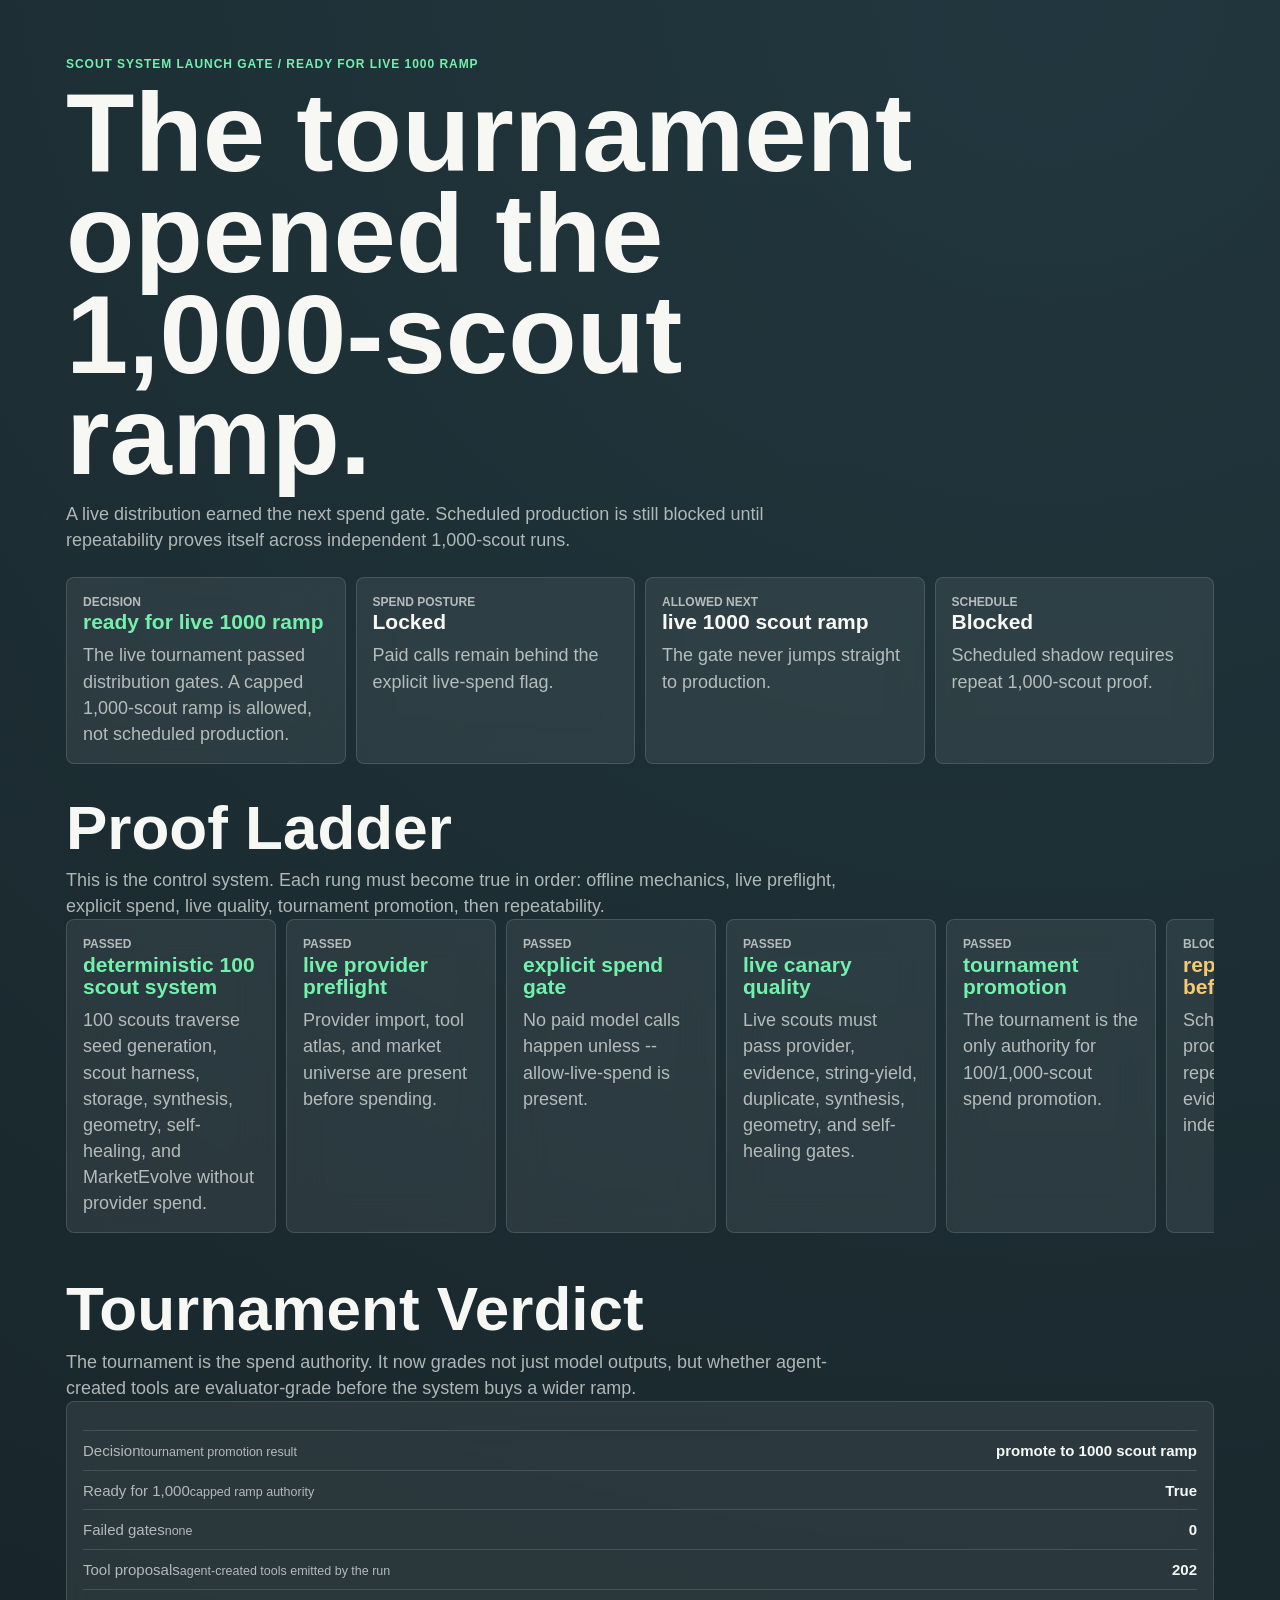
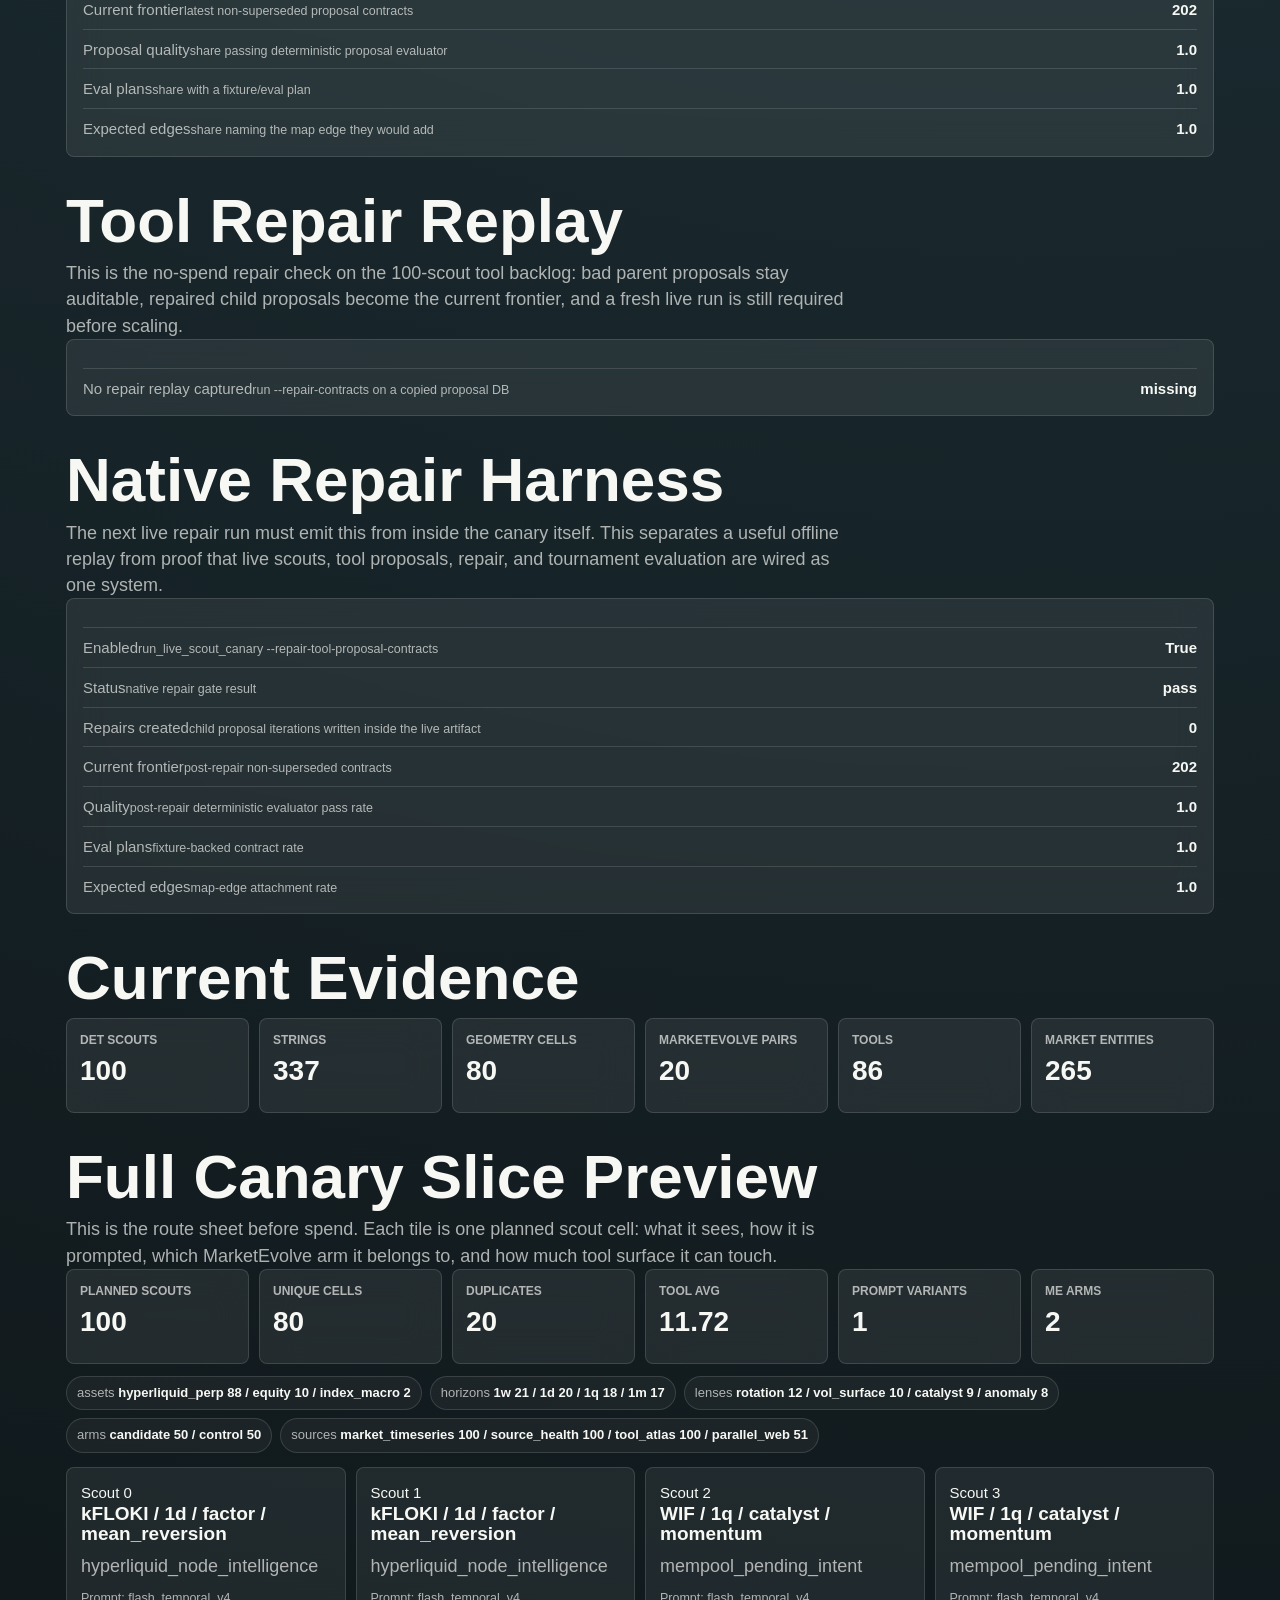
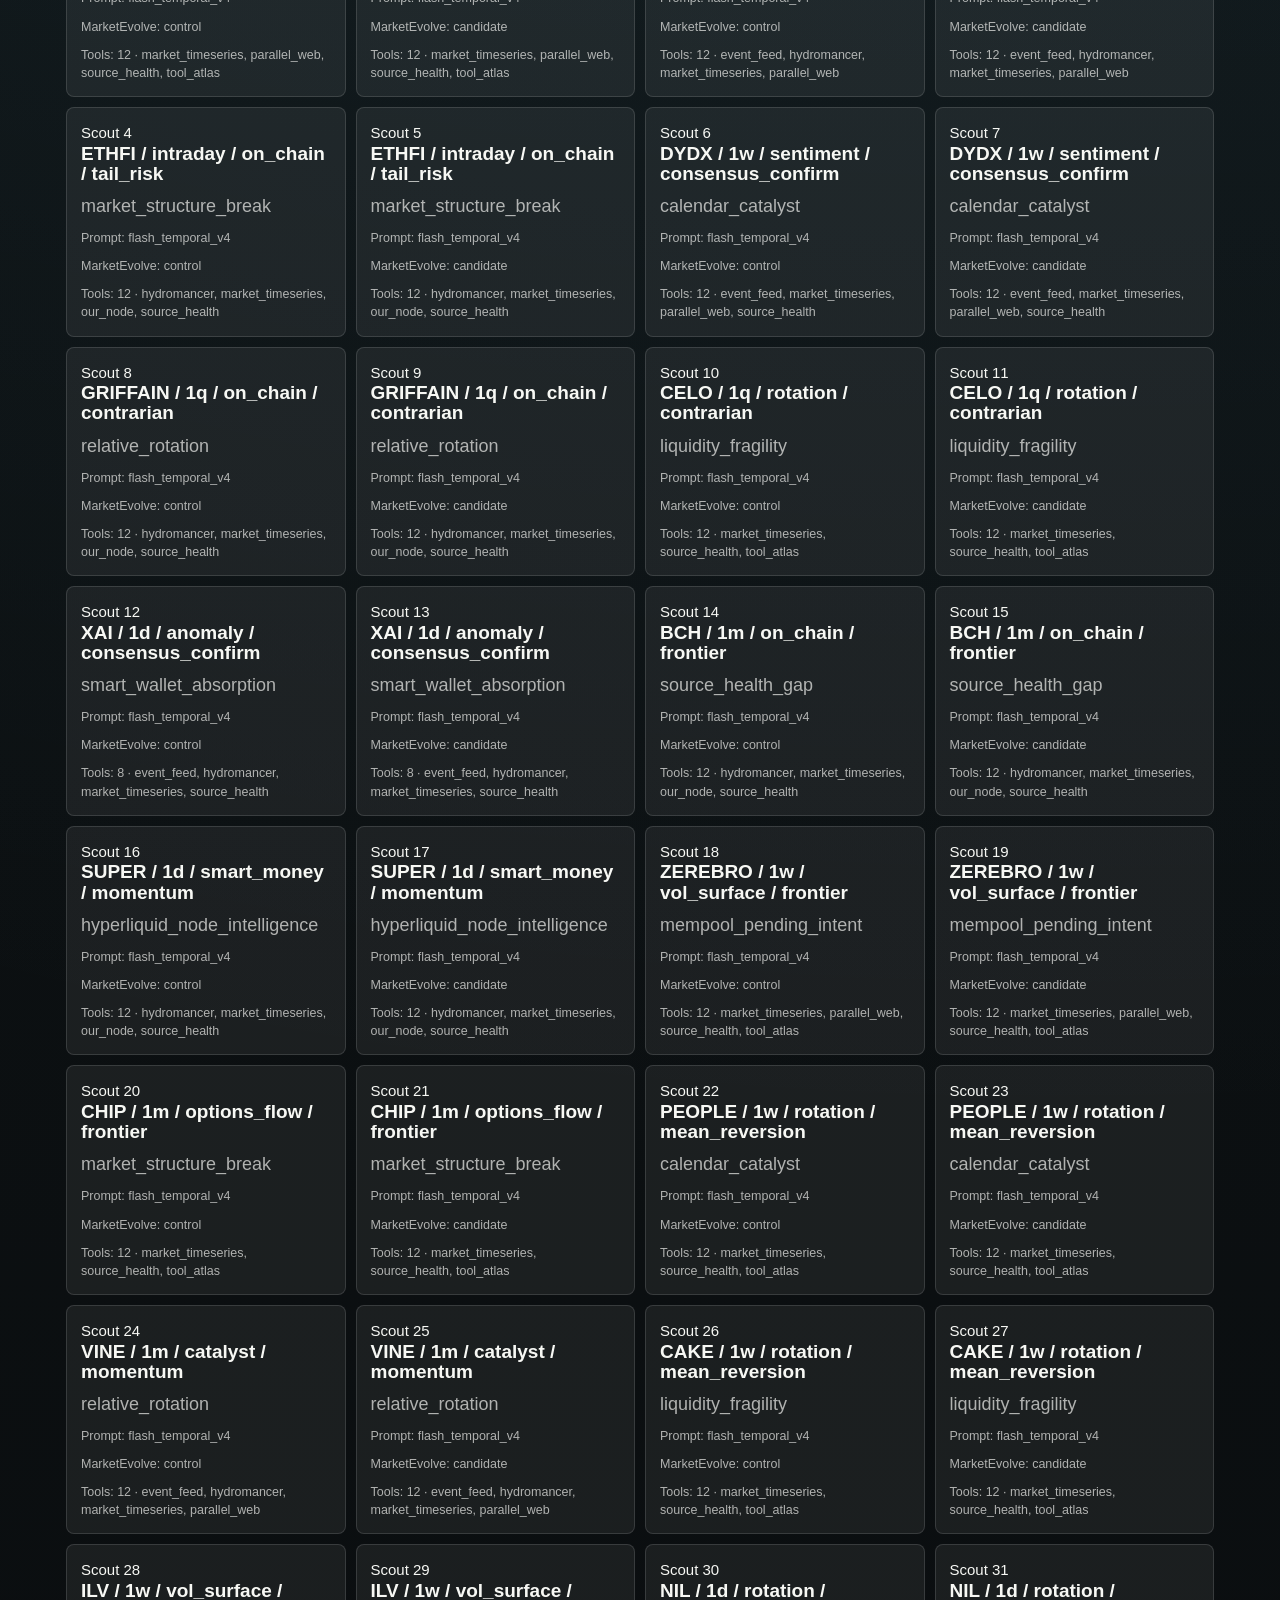
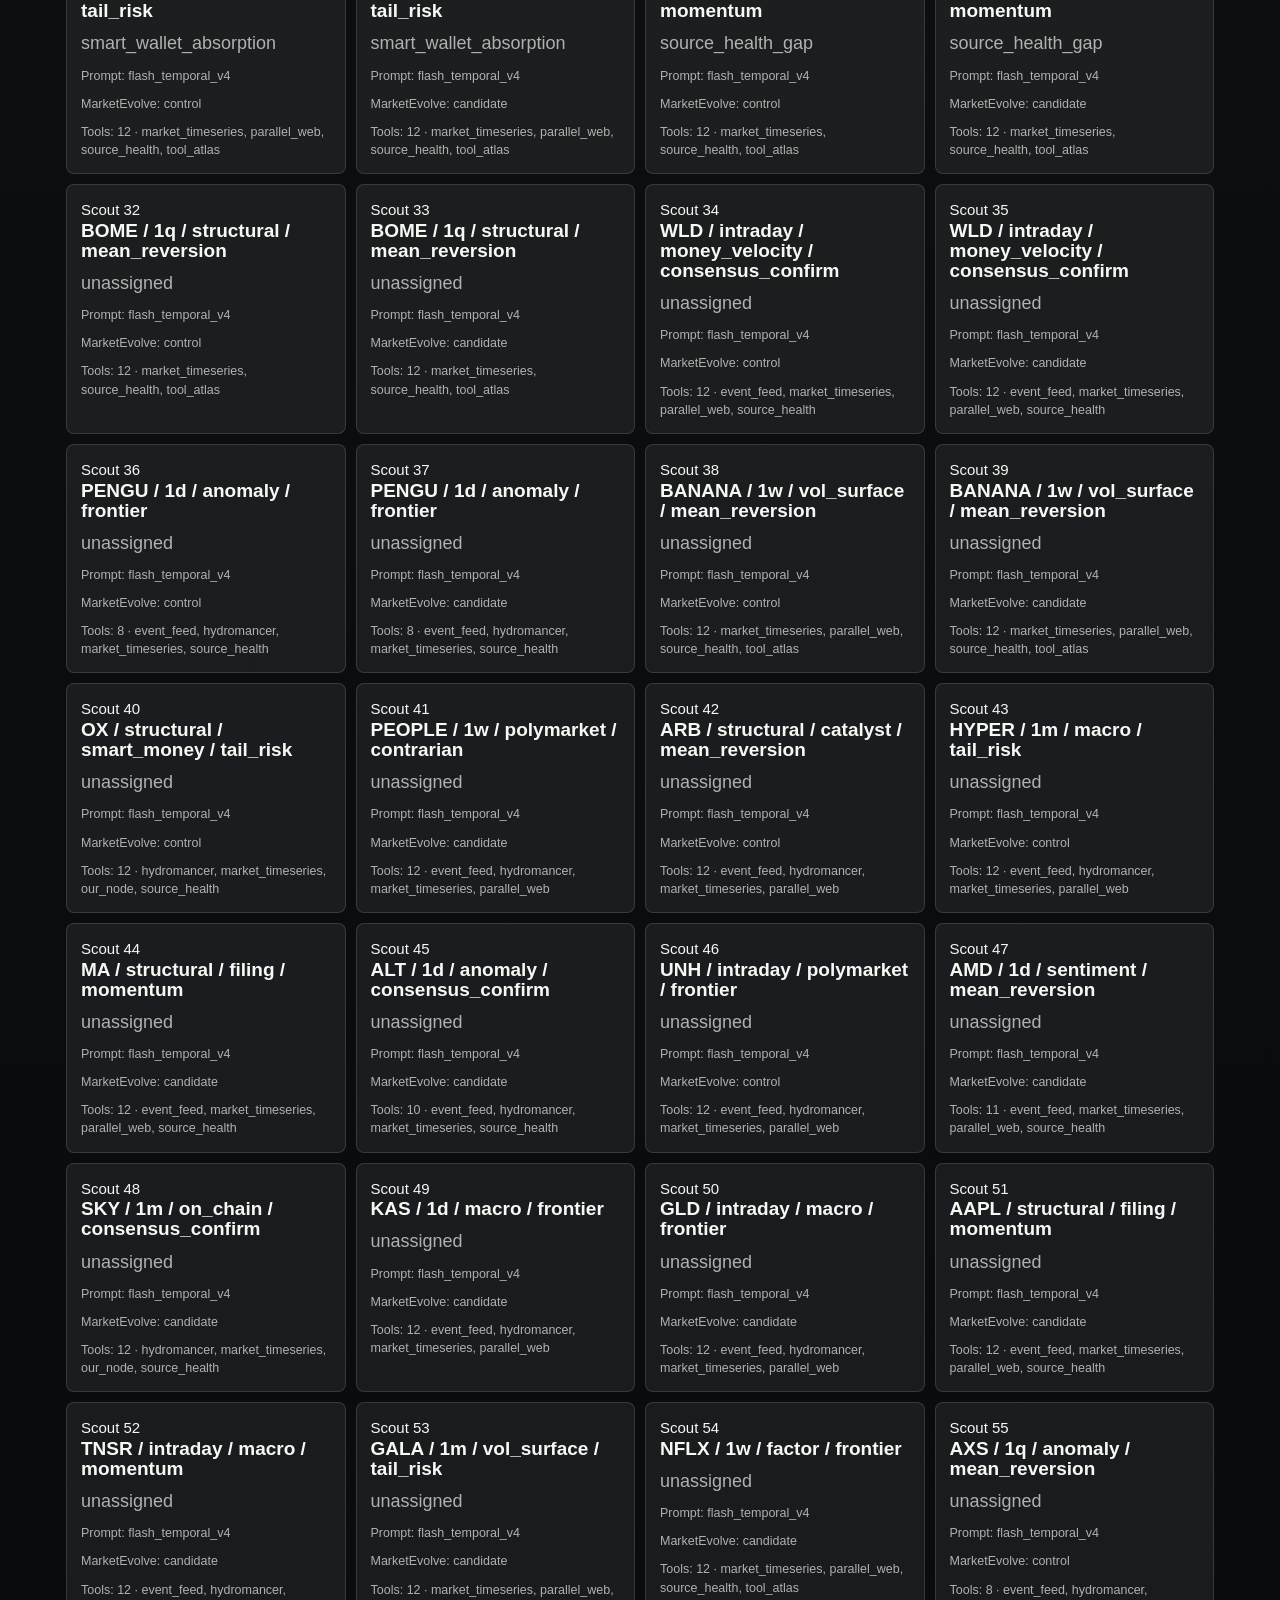
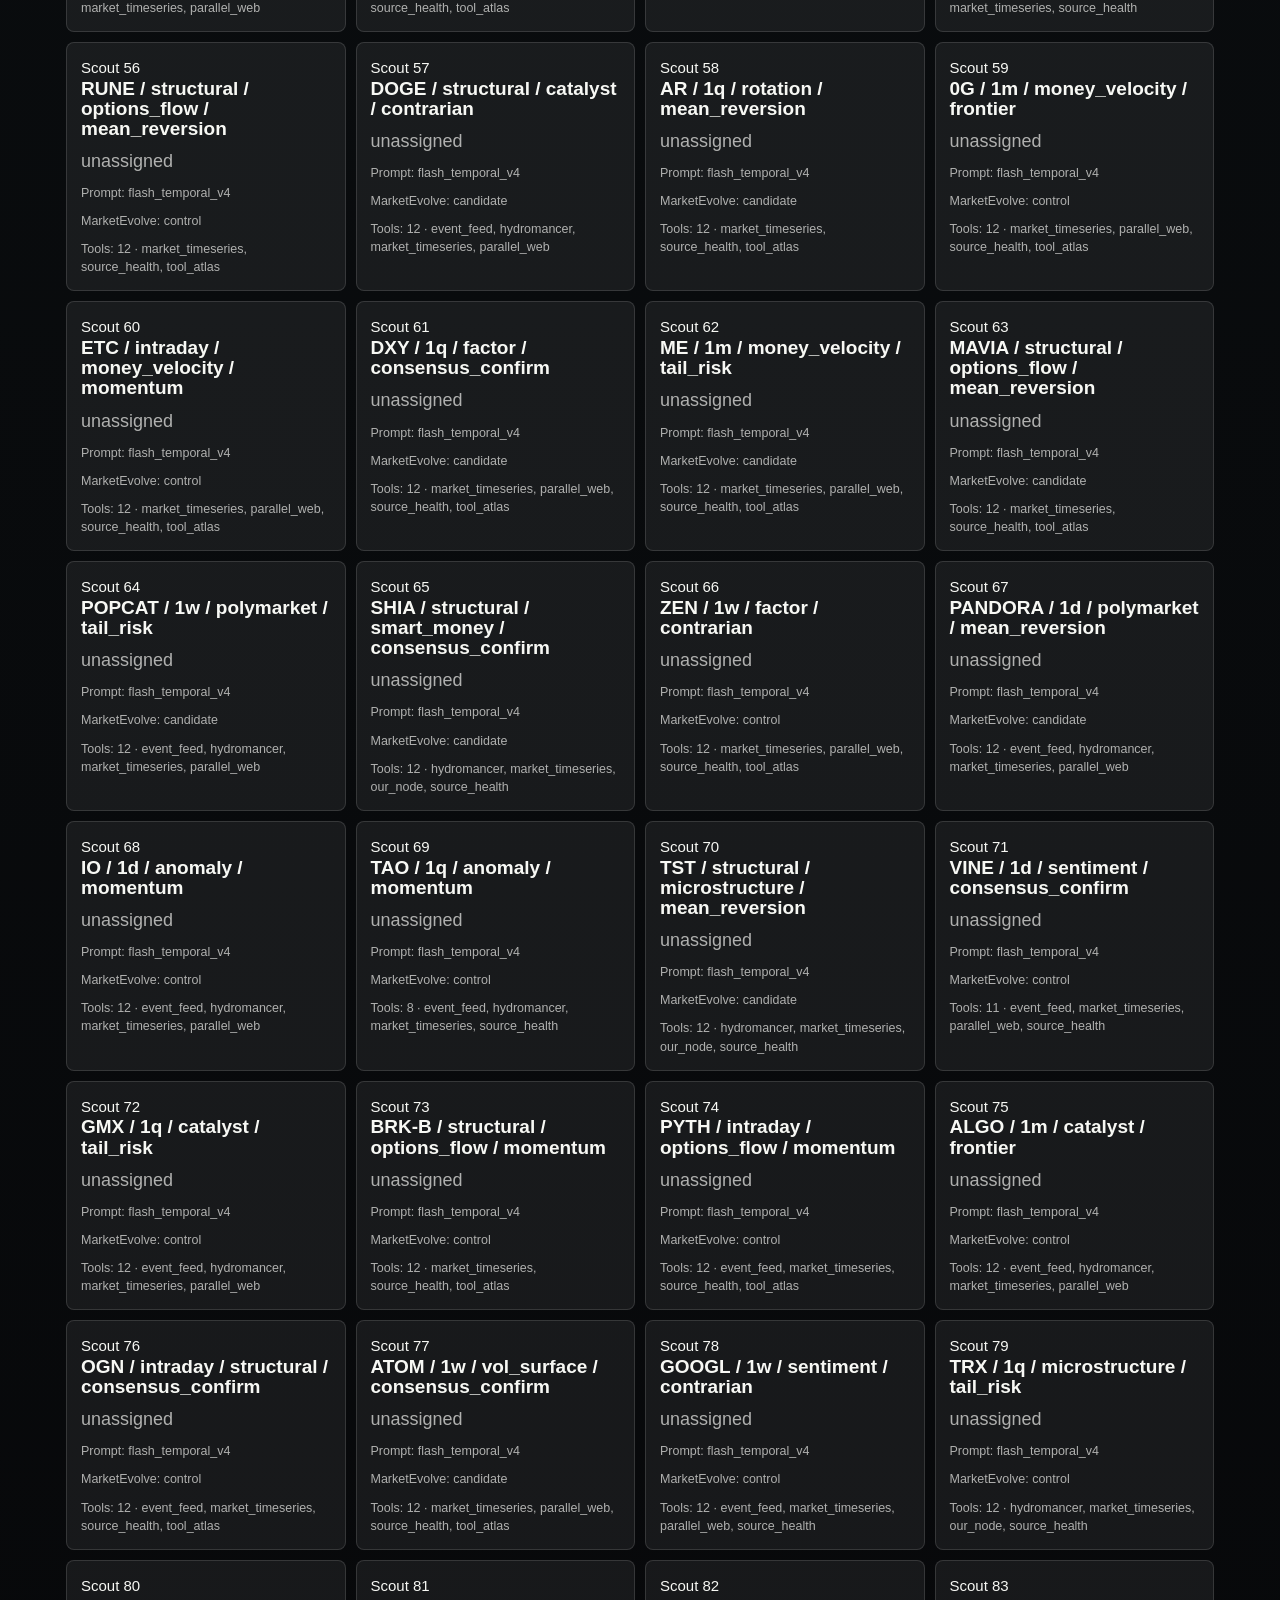
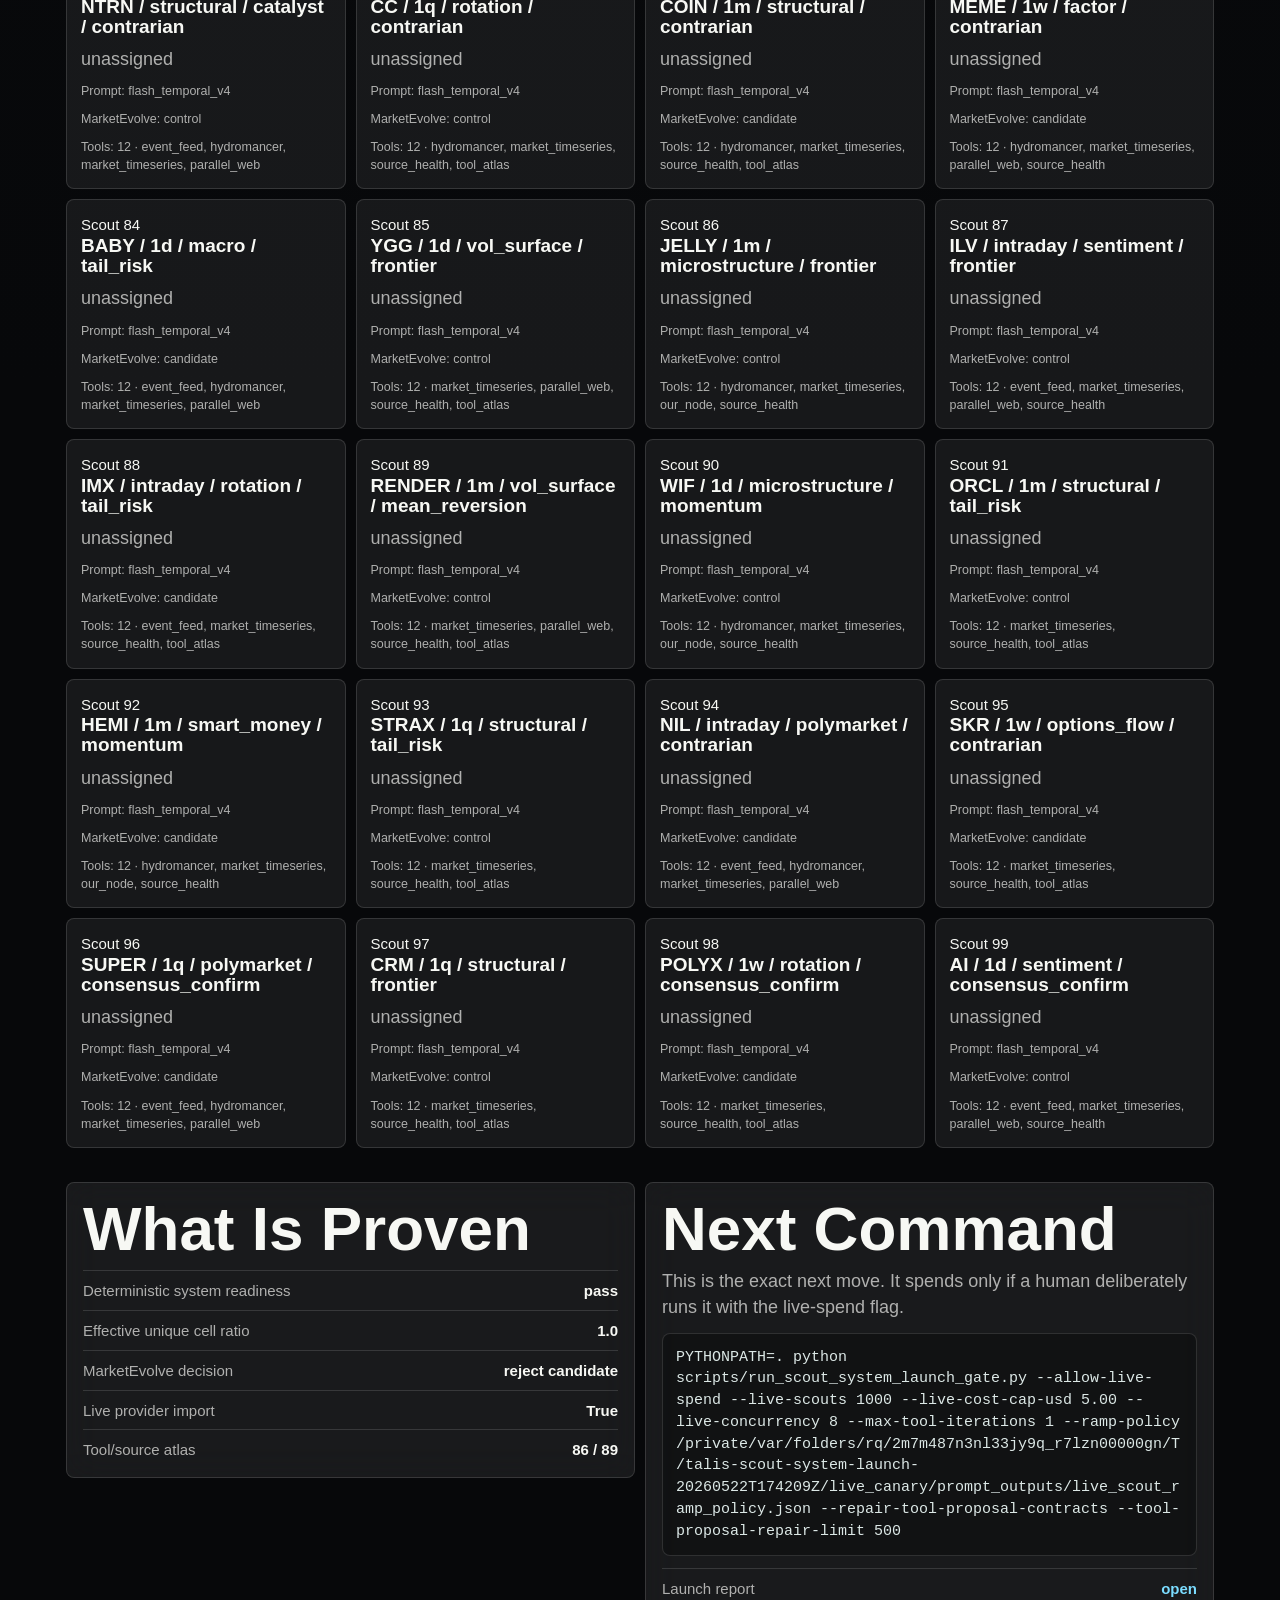
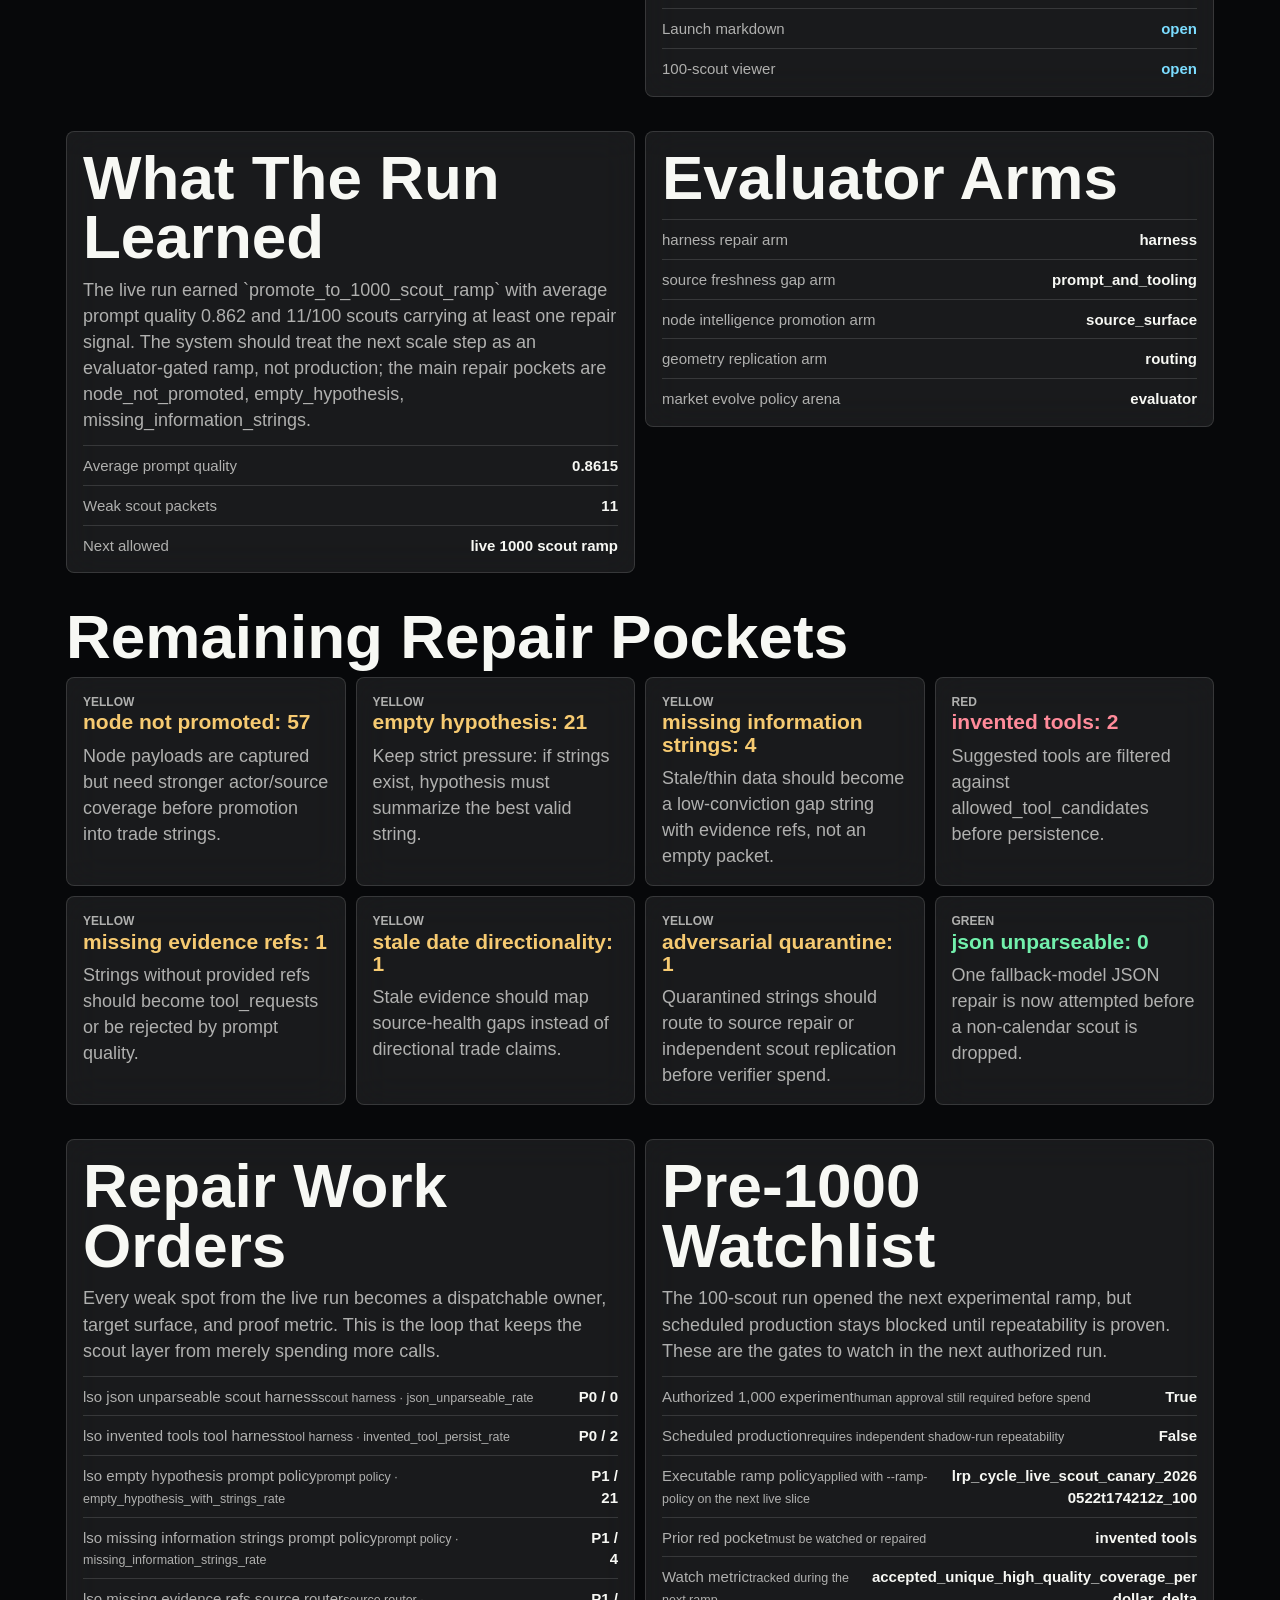
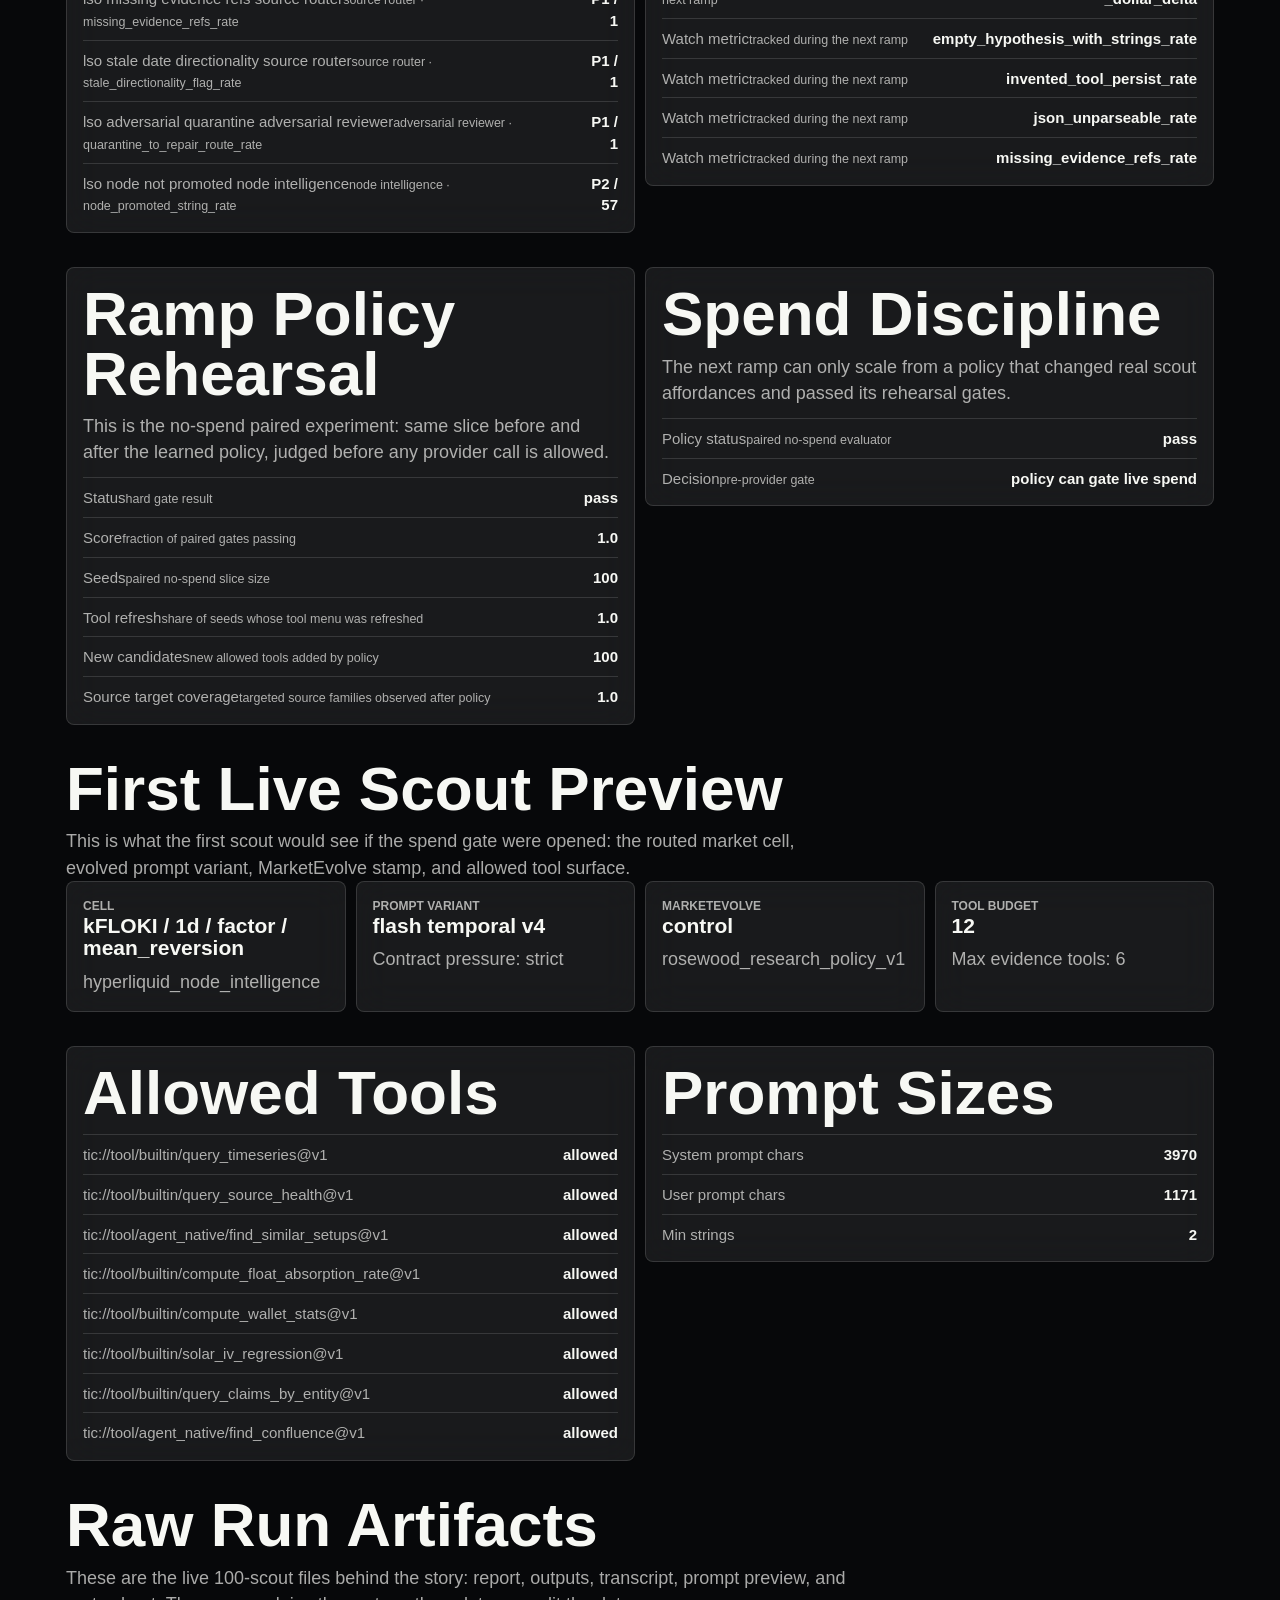
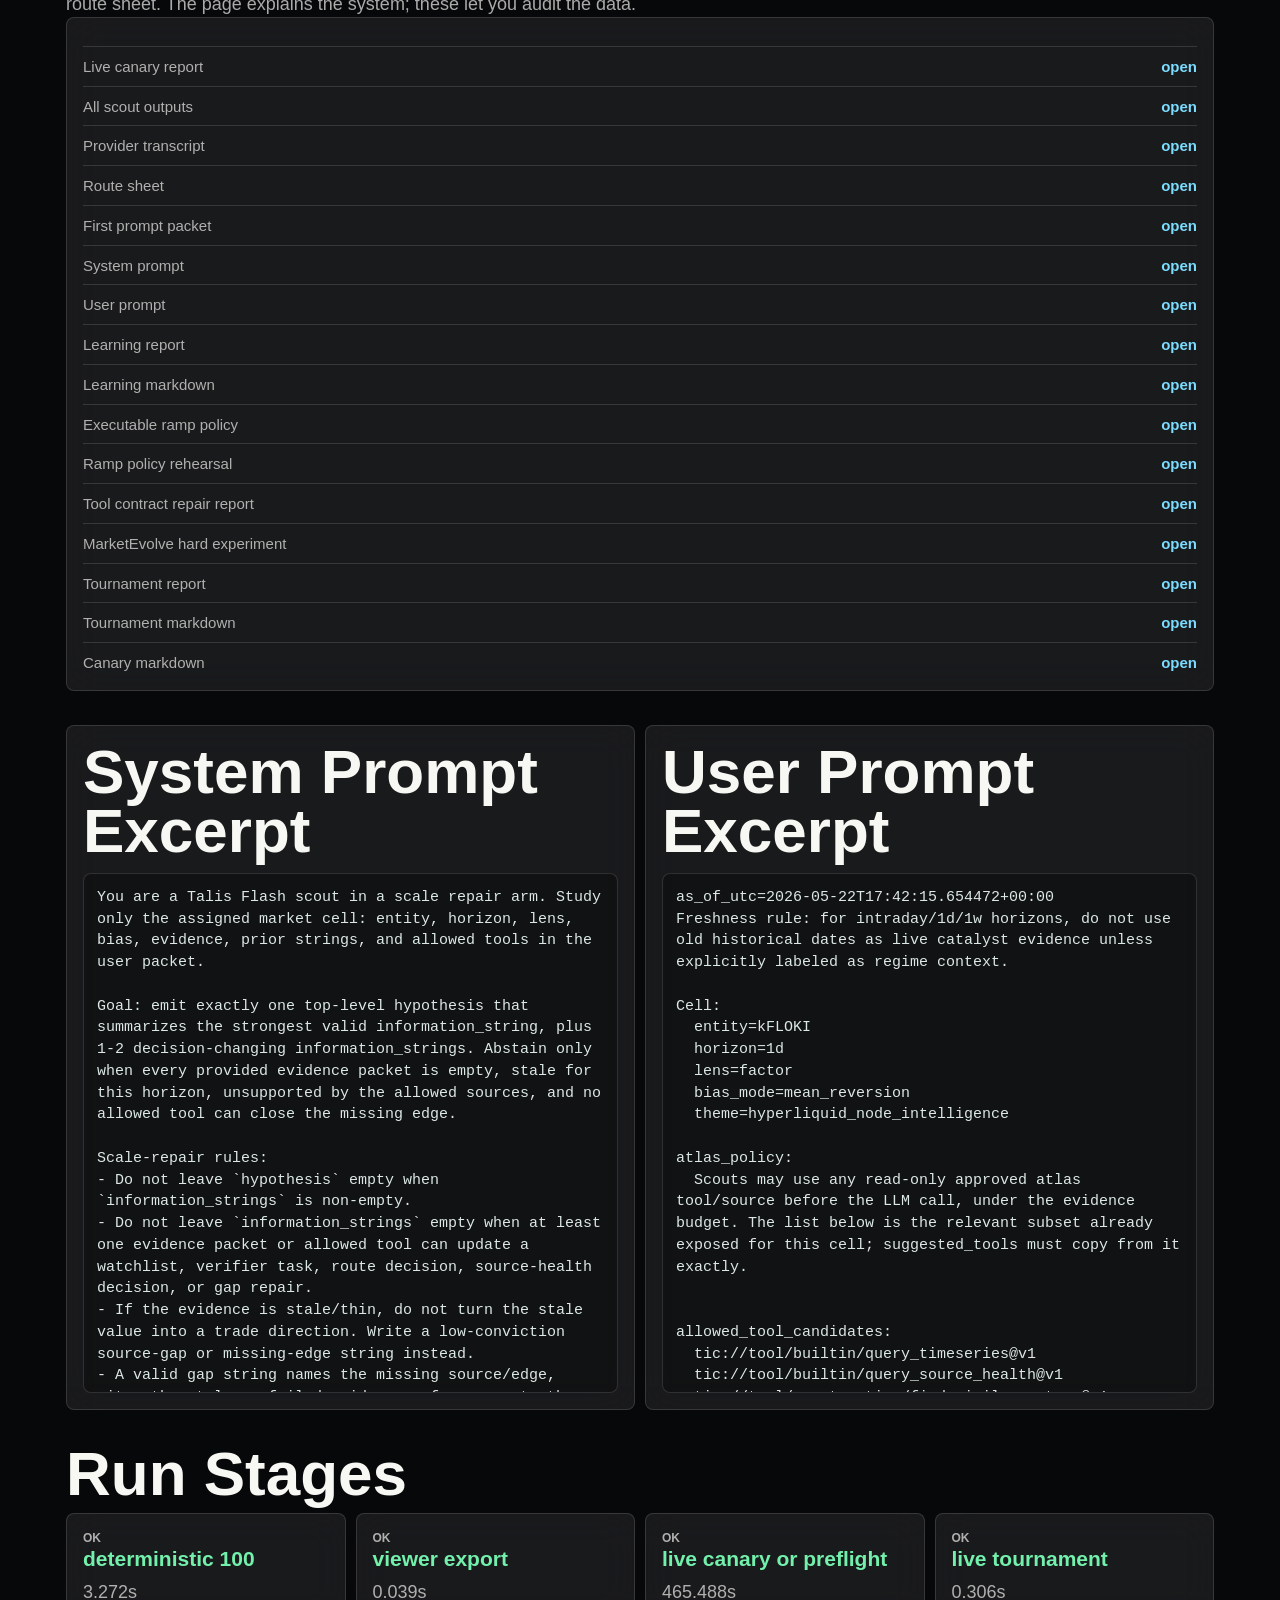
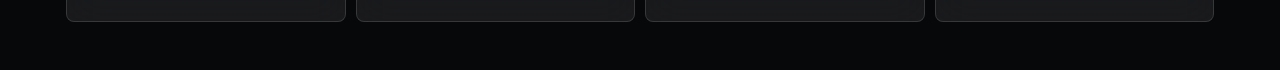
<file: launch-gate/index.html>
<!doctype html>
<html lang="en">
<head>
  <meta charset="utf-8" />
  <meta name="viewport" content="width=device-width, initial-scale=1" />
  <link rel="icon" href="data:," />
  <title>Talis Scout Launch Gate</title>
  <style>
    :root {
      color-scheme: dark;
      --bg: #07080a;
      --ink: #f7f8f4;
      --muted: rgba(247,248,244,.68);
      --line: rgba(255,255,255,.13);
      --panel: rgba(255,255,255,.074);
      --green: #72f0ac;
      --cyan: #7bdcff;
      --amber: #f6ca71;
      --red: #ff8b9a;
    }
    * { box-sizing: border-box; }
    body {
      margin: 0;
      background:
        radial-gradient(circle at 82% 0%, rgba(123,220,255,.16), transparent 30%),
        linear-gradient(180deg, #101719 0%, var(--bg) 58%);
      color: var(--ink);
      font: 15px/1.45 -apple-system, BlinkMacSystemFont, "SF Pro Display", "Inter", sans-serif;
      letter-spacing: 0;
      overflow-x: hidden;
    }
    main { width: min(1180px, 100%); margin: 0 auto; padding: 22px 16px 48px; }
    .hero { min-height: 76vh; display: grid; align-content: center; gap: 24px; }
    .eyebrow { color: var(--green); text-transform: uppercase; font-size: 12px; font-weight: 800; letter-spacing: .08em; }
    h1 { font-size: clamp(50px, 10vw, 112px); line-height: .9; margin: 10px 0 14px; max-width: 940px; }
    h2 { font-size: clamp(32px, 6vw, 62px); line-height: .96; margin: 0 0 10px; }
    h3 { font-size: 21px; line-height: 1.06; margin: 0 0 9px; }
    p { margin: 0; color: var(--muted); font-size: 18px; max-width: 790px; }
    section { margin-top: 34px; }
    .grid { display: grid; gap: 10px; }
    .hero-grid { grid-template-columns: repeat(4, minmax(0, 1fr)); }
    .metrics { grid-template-columns: repeat(6, minmax(0, 1fr)); }
    .two { grid-template-columns: minmax(0, 1fr) minmax(0, 1fr); align-items: start; }
    .proof { grid-template-columns: repeat(6, minmax(210px, 1fr)); overflow-x: auto; padding-bottom: 12px; scroll-snap-type: x mandatory; }
    .card, .metric, .panel, .stage {
      background: var(--panel);
      border: 1px solid var(--line);
      border-radius: 8px;
      backdrop-filter: blur(18px);
      min-width: 0;
      overflow-wrap: anywhere;
    }
    .card, .panel, .stage { padding: 16px; }
    .metric { min-height: 95px; padding: 13px; }
    .metric span, .card span, .stage span { display: block; color: var(--muted); font-size: 12px; font-weight: 760; text-transform: uppercase; }
    .metric strong { display: block; margin-top: 8px; font-size: 28px; line-height: 1; }
    .proof .card { scroll-snap-align: start; min-height: 218px; }
    .chips { display: flex; flex-wrap: wrap; gap: 8px; margin-top: 12px; }
    .chip { border: 1px solid var(--line); border-radius: 999px; padding: 7px 10px; color: var(--muted); background: rgba(255,255,255,.045); font-size: 13px; }
    .chip b { color: var(--ink); }
    .slice-track { display: grid; grid-template-columns: repeat(auto-fill, minmax(230px, 1fr)); gap: 10px; margin-top: 14px; }
    .slice-card { min-height: 190px; padding: 14px; background: rgba(255,255,255,.068); border: 1px solid var(--line); border-radius: 8px; min-width: 0; overflow-wrap: anywhere; }
    .slice-card h3 { font-size: 19px; }
    .slice-card small { color: var(--muted); display: block; margin-top: 10px; }
    .pass { color: var(--green); }
    .blocked { color: var(--amber); }
    .fail { color: var(--red); }
    .command { position: relative; }
    pre { white-space: pre-wrap; overflow-wrap: anywhere; color: #dce8e6; background: rgba(0,0,0,.3); border: 1px solid var(--line); border-radius: 8px; padding: 13px; margin: 12px 0 0; max-height: 520px; overflow: auto; }
    a { color: var(--cyan); text-decoration: none; }
    .list { list-style: none; margin: 12px 0 0; padding: 0; display: grid; gap: 8px; }
    .list li { display: flex; justify-content: space-between; gap: 14px; border-top: 1px solid var(--line); padding-top: 9px; color: var(--muted); }
    .list b { color: var(--ink); text-align: right; }
    @media (max-width: 860px) {
      main { padding: 18px 12px 40px; }
      .hero { min-height: 84vh; }
      .hero-grid, .metrics, .two { grid-template-columns: 1fr; }
      .proof { display: flex; }
      .proof .card { flex: 0 0 84%; }
      .slice-track { display: flex; overflow-x: auto; scroll-snap-type: x mandatory; padding-bottom: 12px; }
      .slice-card { flex: 0 0 84%; scroll-snap-align: start; }
      p { font-size: 17px; }
    }
  </style>
</head>
<body>
<main>
  <section class="hero">
    <div>
      <div class="eyebrow">Scout system launch gate / ready for live 1000 ramp</div>
      <h1>The tournament opened the 1,000-scout ramp.</h1>
      <p>A live distribution earned the next spend gate. Scheduled production is still blocked until repeatability proves itself across independent 1,000-scout runs.</p>
    </div>
    <div class="grid hero-grid">
      <div class="card"><span>Decision</span><h3 class="pass">ready for live 1000 ramp</h3><p>The live tournament passed distribution gates. A capped 1,000-scout ramp is allowed, not scheduled production.</p></div>
      <div class="card"><span>Spend posture</span><h3>Locked</h3><p>Paid calls remain behind the explicit live-spend flag.</p></div>
      <div class="card"><span>Allowed next</span><h3>live 1000 scout ramp</h3><p>The gate never jumps straight to production.</p></div>
      <div class="card"><span>Schedule</span><h3>Blocked</h3><p>Scheduled shadow requires repeat 1,000-scout proof.</p></div>
    </div>
  </section>

  <section>
    <h2>Proof Ladder</h2>
    <p>This is the control system. Each rung must become true in order: offline mechanics, live preflight, explicit spend, live quality, tournament promotion, then repeatability.</p>
    <div class="grid proof"><div class="card"><span>passed</span><h3 class="pass">deterministic 100 scout system</h3><p>100 scouts traverse seed generation, scout harness, storage, synthesis, geometry, self-healing, and MarketEvolve without provider spend.</p></div><div class="card"><span>passed</span><h3 class="pass">live provider preflight</h3><p>Provider import, tool atlas, and market universe are present before spending.</p></div><div class="card"><span>passed</span><h3 class="pass">explicit spend gate</h3><p>No paid model calls happen unless --allow-live-spend is present.</p></div><div class="card"><span>passed</span><h3 class="pass">live canary quality</h3><p>Live scouts must pass provider, evidence, string-yield, duplicate, synthesis, geometry, and self-healing gates.</p></div><div class="card"><span>passed</span><h3 class="pass">tournament promotion</h3><p>The tournament is the only authority for 100/1,000-scout spend promotion.</p></div><div class="card"><span>blocked</span><h3 class="blocked">repeatability before schedule</h3><p>Scheduled shadow production requires repeat 1,000-scout evidence across independent runs.</p></div></div>
  </section>

  <section>
    <h2>Tournament Verdict</h2>
    <p>The tournament is the spend authority. It now grades not just model outputs, but whether agent-created tools are evaluator-grade before the system buys a wider ramp.</p>
    <div class="panel">
      <ul class="list"><li><span>Decision<small>tournament promotion result</small></span><b>promote to 1000 scout ramp</b></li><li><span>Ready for 1,000<small>capped ramp authority</small></span><b>True</b></li><li><span>Failed gates<small>none</small></span><b>0</b></li><li><span>Tool proposals<small>agent-created tools emitted by the run</small></span><b>202</b></li><li><span>Current frontier<small>latest non-superseded proposal contracts</small></span><b>202</b></li><li><span>Proposal quality<small>share passing deterministic proposal evaluator</small></span><b>1.0</b></li><li><span>Eval plans<small>share with a fixture/eval plan</small></span><b>1.0</b></li><li><span>Expected edges<small>share naming the map edge they would add</small></span><b>1.0</b></li></ul>
    </div>
  </section>

  <section>
    <h2>Tool Repair Replay</h2>
    <p>This is the no-spend repair check on the 100-scout tool backlog: bad parent proposals stay auditable, repaired child proposals become the current frontier, and a fresh live run is still required before scaling.</p>
    <div class="panel">
      <ul class="list"><li><span>No repair replay captured<small>run --repair-contracts on a copied proposal DB</small></span><b>missing</b></li></ul>
    </div>
  </section>

  <section>
    <h2>Native Repair Harness</h2>
    <p>The next live repair run must emit this from inside the canary itself. This separates a useful offline replay from proof that live scouts, tool proposals, repair, and tournament evaluation are wired as one system.</p>
    <div class="panel">
      <ul class="list"><li><span>Enabled<small>run_live_scout_canary --repair-tool-proposal-contracts</small></span><b>True</b></li><li><span>Status<small>native repair gate result</small></span><b>pass</b></li><li><span>Repairs created<small>child proposal iterations written inside the live artifact</small></span><b>0</b></li><li><span>Current frontier<small>post-repair non-superseded contracts</small></span><b>202</b></li><li><span>Quality<small>post-repair deterministic evaluator pass rate</small></span><b>1.0</b></li><li><span>Eval plans<small>fixture-backed contract rate</small></span><b>1.0</b></li><li><span>Expected edges<small>map-edge attachment rate</small></span><b>1.0</b></li></ul>
    </div>
  </section>

  <section>
    <h2>Current Evidence</h2>
    <div class="grid metrics">
      <div class="metric"><span>Det scouts</span><strong>100</strong></div>
      <div class="metric"><span>Strings</span><strong>337</strong></div>
      <div class="metric"><span>Geometry cells</span><strong>80</strong></div>
      <div class="metric"><span>MarketEvolve pairs</span><strong>20</strong></div>
      <div class="metric"><span>Tools</span><strong>86</strong></div>
      <div class="metric"><span>Market entities</span><strong>265</strong></div>
    </div>
  </section>

  <section>
    <h2>Full Canary Slice Preview</h2>
    <p>This is the route sheet before spend. Each tile is one planned scout cell: what it sees, how it is prompted, which MarketEvolve arm it belongs to, and how much tool surface it can touch.</p>
    <div class="grid metrics">
      <div class="metric"><span>Planned scouts</span><strong>100</strong></div>
      <div class="metric"><span>Unique cells</span><strong>80</strong></div>
      <div class="metric"><span>Duplicates</span><strong>20</strong></div>
      <div class="metric"><span>Tool avg</span><strong>11.72</strong></div>
      <div class="metric"><span>Prompt variants</span><strong>1</strong></div>
      <div class="metric"><span>ME arms</span><strong>2</strong></div>
    </div>
    <div class="chips"><span class="chip">assets <b>hyperliquid_perp 88 / equity 10 / index_macro 2</b></span><span class="chip">horizons <b>1w 21 / 1d 20 / 1q 18 / 1m 17</b></span><span class="chip">lenses <b>rotation 12 / vol_surface 10 / catalyst 9 / anomaly 8</b></span><span class="chip">arms <b>candidate 50 / control 50</b></span><span class="chip">sources <b>market_timeseries 100 / source_health 100 / tool_atlas 100 / parallel_web 51</b></span></div>
    <div class="slice-track"><div class="slice-card"><span>Scout 0</span><h3>kFLOKI / 1d / factor / mean_reversion</h3><p>hyperliquid_node_intelligence</p><small>Prompt: flash_temporal_v4</small><small>MarketEvolve: control</small><small>Tools: 12 · market_timeseries, parallel_web, source_health, tool_atlas</small></div><div class="slice-card"><span>Scout 1</span><h3>kFLOKI / 1d / factor / mean_reversion</h3><p>hyperliquid_node_intelligence</p><small>Prompt: flash_temporal_v4</small><small>MarketEvolve: candidate</small><small>Tools: 12 · market_timeseries, parallel_web, source_health, tool_atlas</small></div><div class="slice-card"><span>Scout 2</span><h3>WIF / 1q / catalyst / momentum</h3><p>mempool_pending_intent</p><small>Prompt: flash_temporal_v4</small><small>MarketEvolve: control</small><small>Tools: 12 · event_feed, hydromancer, market_timeseries, parallel_web</small></div><div class="slice-card"><span>Scout 3</span><h3>WIF / 1q / catalyst / momentum</h3><p>mempool_pending_intent</p><small>Prompt: flash_temporal_v4</small><small>MarketEvolve: candidate</small><small>Tools: 12 · event_feed, hydromancer, market_timeseries, parallel_web</small></div><div class="slice-card"><span>Scout 4</span><h3>ETHFI / intraday / on_chain / tail_risk</h3><p>market_structure_break</p><small>Prompt: flash_temporal_v4</small><small>MarketEvolve: control</small><small>Tools: 12 · hydromancer, market_timeseries, our_node, source_health</small></div><div class="slice-card"><span>Scout 5</span><h3>ETHFI / intraday / on_chain / tail_risk</h3><p>market_structure_break</p><small>Prompt: flash_temporal_v4</small><small>MarketEvolve: candidate</small><small>Tools: 12 · hydromancer, market_timeseries, our_node, source_health</small></div><div class="slice-card"><span>Scout 6</span><h3>DYDX / 1w / sentiment / consensus_confirm</h3><p>calendar_catalyst</p><small>Prompt: flash_temporal_v4</small><small>MarketEvolve: control</small><small>Tools: 12 · event_feed, market_timeseries, parallel_web, source_health</small></div><div class="slice-card"><span>Scout 7</span><h3>DYDX / 1w / sentiment / consensus_confirm</h3><p>calendar_catalyst</p><small>Prompt: flash_temporal_v4</small><small>MarketEvolve: candidate</small><small>Tools: 12 · event_feed, market_timeseries, parallel_web, source_health</small></div><div class="slice-card"><span>Scout 8</span><h3>GRIFFAIN / 1q / on_chain / contrarian</h3><p>relative_rotation</p><small>Prompt: flash_temporal_v4</small><small>MarketEvolve: control</small><small>Tools: 12 · hydromancer, market_timeseries, our_node, source_health</small></div><div class="slice-card"><span>Scout 9</span><h3>GRIFFAIN / 1q / on_chain / contrarian</h3><p>relative_rotation</p><small>Prompt: flash_temporal_v4</small><small>MarketEvolve: candidate</small><small>Tools: 12 · hydromancer, market_timeseries, our_node, source_health</small></div><div class="slice-card"><span>Scout 10</span><h3>CELO / 1q / rotation / contrarian</h3><p>liquidity_fragility</p><small>Prompt: flash_temporal_v4</small><small>MarketEvolve: control</small><small>Tools: 12 · market_timeseries, source_health, tool_atlas</small></div><div class="slice-card"><span>Scout 11</span><h3>CELO / 1q / rotation / contrarian</h3><p>liquidity_fragility</p><small>Prompt: flash_temporal_v4</small><small>MarketEvolve: candidate</small><small>Tools: 12 · market_timeseries, source_health, tool_atlas</small></div><div class="slice-card"><span>Scout 12</span><h3>XAI / 1d / anomaly / consensus_confirm</h3><p>smart_wallet_absorption</p><small>Prompt: flash_temporal_v4</small><small>MarketEvolve: control</small><small>Tools: 8 · event_feed, hydromancer, market_timeseries, source_health</small></div><div class="slice-card"><span>Scout 13</span><h3>XAI / 1d / anomaly / consensus_confirm</h3><p>smart_wallet_absorption</p><small>Prompt: flash_temporal_v4</small><small>MarketEvolve: candidate</small><small>Tools: 8 · event_feed, hydromancer, market_timeseries, source_health</small></div><div class="slice-card"><span>Scout 14</span><h3>BCH / 1m / on_chain / frontier</h3><p>source_health_gap</p><small>Prompt: flash_temporal_v4</small><small>MarketEvolve: control</small><small>Tools: 12 · hydromancer, market_timeseries, our_node, source_health</small></div><div class="slice-card"><span>Scout 15</span><h3>BCH / 1m / on_chain / frontier</h3><p>source_health_gap</p><small>Prompt: flash_temporal_v4</small><small>MarketEvolve: candidate</small><small>Tools: 12 · hydromancer, market_timeseries, our_node, source_health</small></div><div class="slice-card"><span>Scout 16</span><h3>SUPER / 1d / smart_money / momentum</h3><p>hyperliquid_node_intelligence</p><small>Prompt: flash_temporal_v4</small><small>MarketEvolve: control</small><small>Tools: 12 · hydromancer, market_timeseries, our_node, source_health</small></div><div class="slice-card"><span>Scout 17</span><h3>SUPER / 1d / smart_money / momentum</h3><p>hyperliquid_node_intelligence</p><small>Prompt: flash_temporal_v4</small><small>MarketEvolve: candidate</small><small>Tools: 12 · hydromancer, market_timeseries, our_node, source_health</small></div><div class="slice-card"><span>Scout 18</span><h3>ZEREBRO / 1w / vol_surface / frontier</h3><p>mempool_pending_intent</p><small>Prompt: flash_temporal_v4</small><small>MarketEvolve: control</small><small>Tools: 12 · market_timeseries, parallel_web, source_health, tool_atlas</small></div><div class="slice-card"><span>Scout 19</span><h3>ZEREBRO / 1w / vol_surface / frontier</h3><p>mempool_pending_intent</p><small>Prompt: flash_temporal_v4</small><small>MarketEvolve: candidate</small><small>Tools: 12 · market_timeseries, parallel_web, source_health, tool_atlas</small></div><div class="slice-card"><span>Scout 20</span><h3>CHIP / 1m / options_flow / frontier</h3><p>market_structure_break</p><small>Prompt: flash_temporal_v4</small><small>MarketEvolve: control</small><small>Tools: 12 · market_timeseries, source_health, tool_atlas</small></div><div class="slice-card"><span>Scout 21</span><h3>CHIP / 1m / options_flow / frontier</h3><p>market_structure_break</p><small>Prompt: flash_temporal_v4</small><small>MarketEvolve: candidate</small><small>Tools: 12 · market_timeseries, source_health, tool_atlas</small></div><div class="slice-card"><span>Scout 22</span><h3>PEOPLE / 1w / rotation / mean_reversion</h3><p>calendar_catalyst</p><small>Prompt: flash_temporal_v4</small><small>MarketEvolve: control</small><small>Tools: 12 · market_timeseries, source_health, tool_atlas</small></div><div class="slice-card"><span>Scout 23</span><h3>PEOPLE / 1w / rotation / mean_reversion</h3><p>calendar_catalyst</p><small>Prompt: flash_temporal_v4</small><small>MarketEvolve: candidate</small><small>Tools: 12 · market_timeseries, source_health, tool_atlas</small></div><div class="slice-card"><span>Scout 24</span><h3>VINE / 1m / catalyst / momentum</h3><p>relative_rotation</p><small>Prompt: flash_temporal_v4</small><small>MarketEvolve: control</small><small>Tools: 12 · event_feed, hydromancer, market_timeseries, parallel_web</small></div><div class="slice-card"><span>Scout 25</span><h3>VINE / 1m / catalyst / momentum</h3><p>relative_rotation</p><small>Prompt: flash_temporal_v4</small><small>MarketEvolve: candidate</small><small>Tools: 12 · event_feed, hydromancer, market_timeseries, parallel_web</small></div><div class="slice-card"><span>Scout 26</span><h3>CAKE / 1w / rotation / mean_reversion</h3><p>liquidity_fragility</p><small>Prompt: flash_temporal_v4</small><small>MarketEvolve: control</small><small>Tools: 12 · market_timeseries, source_health, tool_atlas</small></div><div class="slice-card"><span>Scout 27</span><h3>CAKE / 1w / rotation / mean_reversion</h3><p>liquidity_fragility</p><small>Prompt: flash_temporal_v4</small><small>MarketEvolve: candidate</small><small>Tools: 12 · market_timeseries, source_health, tool_atlas</small></div><div class="slice-card"><span>Scout 28</span><h3>ILV / 1w / vol_surface / tail_risk</h3><p>smart_wallet_absorption</p><small>Prompt: flash_temporal_v4</small><small>MarketEvolve: control</small><small>Tools: 12 · market_timeseries, parallel_web, source_health, tool_atlas</small></div><div class="slice-card"><span>Scout 29</span><h3>ILV / 1w / vol_surface / tail_risk</h3><p>smart_wallet_absorption</p><small>Prompt: flash_temporal_v4</small><small>MarketEvolve: candidate</small><small>Tools: 12 · market_timeseries, parallel_web, source_health, tool_atlas</small></div><div class="slice-card"><span>Scout 30</span><h3>NIL / 1d / rotation / momentum</h3><p>source_health_gap</p><small>Prompt: flash_temporal_v4</small><small>MarketEvolve: control</small><small>Tools: 12 · market_timeseries, source_health, tool_atlas</small></div><div class="slice-card"><span>Scout 31</span><h3>NIL / 1d / rotation / momentum</h3><p>source_health_gap</p><small>Prompt: flash_temporal_v4</small><small>MarketEvolve: candidate</small><small>Tools: 12 · market_timeseries, source_health, tool_atlas</small></div><div class="slice-card"><span>Scout 32</span><h3>BOME / 1q / structural / mean_reversion</h3><p>unassigned</p><small>Prompt: flash_temporal_v4</small><small>MarketEvolve: control</small><small>Tools: 12 · market_timeseries, source_health, tool_atlas</small></div><div class="slice-card"><span>Scout 33</span><h3>BOME / 1q / structural / mean_reversion</h3><p>unassigned</p><small>Prompt: flash_temporal_v4</small><small>MarketEvolve: candidate</small><small>Tools: 12 · market_timeseries, source_health, tool_atlas</small></div><div class="slice-card"><span>Scout 34</span><h3>WLD / intraday / money_velocity / consensus_confirm</h3><p>unassigned</p><small>Prompt: flash_temporal_v4</small><small>MarketEvolve: control</small><small>Tools: 12 · event_feed, market_timeseries, parallel_web, source_health</small></div><div class="slice-card"><span>Scout 35</span><h3>WLD / intraday / money_velocity / consensus_confirm</h3><p>unassigned</p><small>Prompt: flash_temporal_v4</small><small>MarketEvolve: candidate</small><small>Tools: 12 · event_feed, market_timeseries, parallel_web, source_health</small></div><div class="slice-card"><span>Scout 36</span><h3>PENGU / 1d / anomaly / frontier</h3><p>unassigned</p><small>Prompt: flash_temporal_v4</small><small>MarketEvolve: control</small><small>Tools: 8 · event_feed, hydromancer, market_timeseries, source_health</small></div><div class="slice-card"><span>Scout 37</span><h3>PENGU / 1d / anomaly / frontier</h3><p>unassigned</p><small>Prompt: flash_temporal_v4</small><small>MarketEvolve: candidate</small><small>Tools: 8 · event_feed, hydromancer, market_timeseries, source_health</small></div><div class="slice-card"><span>Scout 38</span><h3>BANANA / 1w / vol_surface / mean_reversion</h3><p>unassigned</p><small>Prompt: flash_temporal_v4</small><small>MarketEvolve: control</small><small>Tools: 12 · market_timeseries, parallel_web, source_health, tool_atlas</small></div><div class="slice-card"><span>Scout 39</span><h3>BANANA / 1w / vol_surface / mean_reversion</h3><p>unassigned</p><small>Prompt: flash_temporal_v4</small><small>MarketEvolve: candidate</small><small>Tools: 12 · market_timeseries, parallel_web, source_health, tool_atlas</small></div><div class="slice-card"><span>Scout 40</span><h3>OX / structural / smart_money / tail_risk</h3><p>unassigned</p><small>Prompt: flash_temporal_v4</small><small>MarketEvolve: control</small><small>Tools: 12 · hydromancer, market_timeseries, our_node, source_health</small></div><div class="slice-card"><span>Scout 41</span><h3>PEOPLE / 1w / polymarket / contrarian</h3><p>unassigned</p><small>Prompt: flash_temporal_v4</small><small>MarketEvolve: candidate</small><small>Tools: 12 · event_feed, hydromancer, market_timeseries, parallel_web</small></div><div class="slice-card"><span>Scout 42</span><h3>ARB / structural / catalyst / mean_reversion</h3><p>unassigned</p><small>Prompt: flash_temporal_v4</small><small>MarketEvolve: control</small><small>Tools: 12 · event_feed, hydromancer, market_timeseries, parallel_web</small></div><div class="slice-card"><span>Scout 43</span><h3>HYPER / 1m / macro / tail_risk</h3><p>unassigned</p><small>Prompt: flash_temporal_v4</small><small>MarketEvolve: control</small><small>Tools: 12 · event_feed, hydromancer, market_timeseries, parallel_web</small></div><div class="slice-card"><span>Scout 44</span><h3>MA / structural / filing / momentum</h3><p>unassigned</p><small>Prompt: flash_temporal_v4</small><small>MarketEvolve: candidate</small><small>Tools: 12 · event_feed, market_timeseries, parallel_web, source_health</small></div><div class="slice-card"><span>Scout 45</span><h3>ALT / 1d / anomaly / consensus_confirm</h3><p>unassigned</p><small>Prompt: flash_temporal_v4</small><small>MarketEvolve: candidate</small><small>Tools: 10 · event_feed, hydromancer, market_timeseries, source_health</small></div><div class="slice-card"><span>Scout 46</span><h3>UNH / intraday / polymarket / frontier</h3><p>unassigned</p><small>Prompt: flash_temporal_v4</small><small>MarketEvolve: control</small><small>Tools: 12 · event_feed, hydromancer, market_timeseries, parallel_web</small></div><div class="slice-card"><span>Scout 47</span><h3>AMD / 1d / sentiment / mean_reversion</h3><p>unassigned</p><small>Prompt: flash_temporal_v4</small><small>MarketEvolve: candidate</small><small>Tools: 11 · event_feed, market_timeseries, parallel_web, source_health</small></div><div class="slice-card"><span>Scout 48</span><h3>SKY / 1m / on_chain / consensus_confirm</h3><p>unassigned</p><small>Prompt: flash_temporal_v4</small><small>MarketEvolve: candidate</small><small>Tools: 12 · hydromancer, market_timeseries, our_node, source_health</small></div><div class="slice-card"><span>Scout 49</span><h3>KAS / 1d / macro / frontier</h3><p>unassigned</p><small>Prompt: flash_temporal_v4</small><small>MarketEvolve: candidate</small><small>Tools: 12 · event_feed, hydromancer, market_timeseries, parallel_web</small></div><div class="slice-card"><span>Scout 50</span><h3>GLD / intraday / macro / frontier</h3><p>unassigned</p><small>Prompt: flash_temporal_v4</small><small>MarketEvolve: candidate</small><small>Tools: 12 · event_feed, hydromancer, market_timeseries, parallel_web</small></div><div class="slice-card"><span>Scout 51</span><h3>AAPL / structural / filing / momentum</h3><p>unassigned</p><small>Prompt: flash_temporal_v4</small><small>MarketEvolve: candidate</small><small>Tools: 12 · event_feed, market_timeseries, parallel_web, source_health</small></div><div class="slice-card"><span>Scout 52</span><h3>TNSR / intraday / macro / momentum</h3><p>unassigned</p><small>Prompt: flash_temporal_v4</small><small>MarketEvolve: candidate</small><small>Tools: 12 · event_feed, hydromancer, market_timeseries, parallel_web</small></div><div class="slice-card"><span>Scout 53</span><h3>GALA / 1m / vol_surface / tail_risk</h3><p>unassigned</p><small>Prompt: flash_temporal_v4</small><small>MarketEvolve: candidate</small><small>Tools: 12 · market_timeseries, parallel_web, source_health, tool_atlas</small></div><div class="slice-card"><span>Scout 54</span><h3>NFLX / 1w / factor / frontier</h3><p>unassigned</p><small>Prompt: flash_temporal_v4</small><small>MarketEvolve: candidate</small><small>Tools: 12 · market_timeseries, parallel_web, source_health, tool_atlas</small></div><div class="slice-card"><span>Scout 55</span><h3>AXS / 1q / anomaly / mean_reversion</h3><p>unassigned</p><small>Prompt: flash_temporal_v4</small><small>MarketEvolve: control</small><small>Tools: 8 · event_feed, hydromancer, market_timeseries, source_health</small></div><div class="slice-card"><span>Scout 56</span><h3>RUNE / structural / options_flow / mean_reversion</h3><p>unassigned</p><small>Prompt: flash_temporal_v4</small><small>MarketEvolve: control</small><small>Tools: 12 · market_timeseries, source_health, tool_atlas</small></div><div class="slice-card"><span>Scout 57</span><h3>DOGE / structural / catalyst / contrarian</h3><p>unassigned</p><small>Prompt: flash_temporal_v4</small><small>MarketEvolve: candidate</small><small>Tools: 12 · event_feed, hydromancer, market_timeseries, parallel_web</small></div><div class="slice-card"><span>Scout 58</span><h3>AR / 1q / rotation / mean_reversion</h3><p>unassigned</p><small>Prompt: flash_temporal_v4</small><small>MarketEvolve: candidate</small><small>Tools: 12 · market_timeseries, source_health, tool_atlas</small></div><div class="slice-card"><span>Scout 59</span><h3>0G / 1m / money_velocity / frontier</h3><p>unassigned</p><small>Prompt: flash_temporal_v4</small><small>MarketEvolve: control</small><small>Tools: 12 · market_timeseries, parallel_web, source_health, tool_atlas</small></div><div class="slice-card"><span>Scout 60</span><h3>ETC / intraday / money_velocity / momentum</h3><p>unassigned</p><small>Prompt: flash_temporal_v4</small><small>MarketEvolve: control</small><small>Tools: 12 · market_timeseries, parallel_web, source_health, tool_atlas</small></div><div class="slice-card"><span>Scout 61</span><h3>DXY / 1q / factor / consensus_confirm</h3><p>unassigned</p><small>Prompt: flash_temporal_v4</small><small>MarketEvolve: candidate</small><small>Tools: 12 · market_timeseries, parallel_web, source_health, tool_atlas</small></div><div class="slice-card"><span>Scout 62</span><h3>ME / 1m / money_velocity / tail_risk</h3><p>unassigned</p><small>Prompt: flash_temporal_v4</small><small>MarketEvolve: candidate</small><small>Tools: 12 · market_timeseries, parallel_web, source_health, tool_atlas</small></div><div class="slice-card"><span>Scout 63</span><h3>MAVIA / structural / options_flow / mean_reversion</h3><p>unassigned</p><small>Prompt: flash_temporal_v4</small><small>MarketEvolve: candidate</small><small>Tools: 12 · market_timeseries, source_health, tool_atlas</small></div><div class="slice-card"><span>Scout 64</span><h3>POPCAT / 1w / polymarket / tail_risk</h3><p>unassigned</p><small>Prompt: flash_temporal_v4</small><small>MarketEvolve: candidate</small><small>Tools: 12 · event_feed, hydromancer, market_timeseries, parallel_web</small></div><div class="slice-card"><span>Scout 65</span><h3>SHIA / structural / smart_money / consensus_confirm</h3><p>unassigned</p><small>Prompt: flash_temporal_v4</small><small>MarketEvolve: candidate</small><small>Tools: 12 · hydromancer, market_timeseries, our_node, source_health</small></div><div class="slice-card"><span>Scout 66</span><h3>ZEN / 1w / factor / contrarian</h3><p>unassigned</p><small>Prompt: flash_temporal_v4</small><small>MarketEvolve: control</small><small>Tools: 12 · market_timeseries, parallel_web, source_health, tool_atlas</small></div><div class="slice-card"><span>Scout 67</span><h3>PANDORA / 1d / polymarket / mean_reversion</h3><p>unassigned</p><small>Prompt: flash_temporal_v4</small><small>MarketEvolve: candidate</small><small>Tools: 12 · event_feed, hydromancer, market_timeseries, parallel_web</small></div><div class="slice-card"><span>Scout 68</span><h3>IO / 1d / anomaly / momentum</h3><p>unassigned</p><small>Prompt: flash_temporal_v4</small><small>MarketEvolve: control</small><small>Tools: 12 · event_feed, hydromancer, market_timeseries, parallel_web</small></div><div class="slice-card"><span>Scout 69</span><h3>TAO / 1q / anomaly / momentum</h3><p>unassigned</p><small>Prompt: flash_temporal_v4</small><small>MarketEvolve: control</small><small>Tools: 8 · event_feed, hydromancer, market_timeseries, source_health</small></div><div class="slice-card"><span>Scout 70</span><h3>TST / structural / microstructure / mean_reversion</h3><p>unassigned</p><small>Prompt: flash_temporal_v4</small><small>MarketEvolve: candidate</small><small>Tools: 12 · hydromancer, market_timeseries, our_node, source_health</small></div><div class="slice-card"><span>Scout 71</span><h3>VINE / 1d / sentiment / consensus_confirm</h3><p>unassigned</p><small>Prompt: flash_temporal_v4</small><small>MarketEvolve: control</small><small>Tools: 11 · event_feed, market_timeseries, parallel_web, source_health</small></div><div class="slice-card"><span>Scout 72</span><h3>GMX / 1q / catalyst / tail_risk</h3><p>unassigned</p><small>Prompt: flash_temporal_v4</small><small>MarketEvolve: control</small><small>Tools: 12 · event_feed, hydromancer, market_timeseries, parallel_web</small></div><div class="slice-card"><span>Scout 73</span><h3>BRK-B / structural / options_flow / momentum</h3><p>unassigned</p><small>Prompt: flash_temporal_v4</small><small>MarketEvolve: control</small><small>Tools: 12 · market_timeseries, source_health, tool_atlas</small></div><div class="slice-card"><span>Scout 74</span><h3>PYTH / intraday / options_flow / momentum</h3><p>unassigned</p><small>Prompt: flash_temporal_v4</small><small>MarketEvolve: control</small><small>Tools: 12 · event_feed, market_timeseries, source_health, tool_atlas</small></div><div class="slice-card"><span>Scout 75</span><h3>ALGO / 1m / catalyst / frontier</h3><p>unassigned</p><small>Prompt: flash_temporal_v4</small><small>MarketEvolve: control</small><small>Tools: 12 · event_feed, hydromancer, market_timeseries, parallel_web</small></div><div class="slice-card"><span>Scout 76</span><h3>OGN / intraday / structural / consensus_confirm</h3><p>unassigned</p><small>Prompt: flash_temporal_v4</small><small>MarketEvolve: control</small><small>Tools: 12 · event_feed, market_timeseries, source_health, tool_atlas</small></div><div class="slice-card"><span>Scout 77</span><h3>ATOM / 1w / vol_surface / consensus_confirm</h3><p>unassigned</p><small>Prompt: flash_temporal_v4</small><small>MarketEvolve: candidate</small><small>Tools: 12 · market_timeseries, parallel_web, source_health, tool_atlas</small></div><div class="slice-card"><span>Scout 78</span><h3>GOOGL / 1w / sentiment / contrarian</h3><p>unassigned</p><small>Prompt: flash_temporal_v4</small><small>MarketEvolve: control</small><small>Tools: 12 · event_feed, market_timeseries, parallel_web, source_health</small></div><div class="slice-card"><span>Scout 79</span><h3>TRX / 1q / microstructure / tail_risk</h3><p>unassigned</p><small>Prompt: flash_temporal_v4</small><small>MarketEvolve: control</small><small>Tools: 12 · hydromancer, market_timeseries, our_node, source_health</small></div><div class="slice-card"><span>Scout 80</span><h3>NTRN / structural / catalyst / contrarian</h3><p>unassigned</p><small>Prompt: flash_temporal_v4</small><small>MarketEvolve: control</small><small>Tools: 12 · event_feed, hydromancer, market_timeseries, parallel_web</small></div><div class="slice-card"><span>Scout 81</span><h3>CC / 1q / rotation / contrarian</h3><p>unassigned</p><small>Prompt: flash_temporal_v4</small><small>MarketEvolve: control</small><small>Tools: 12 · hydromancer, market_timeseries, source_health, tool_atlas</small></div><div class="slice-card"><span>Scout 82</span><h3>COIN / 1m / structural / contrarian</h3><p>unassigned</p><small>Prompt: flash_temporal_v4</small><small>MarketEvolve: candidate</small><small>Tools: 12 · hydromancer, market_timeseries, source_health, tool_atlas</small></div><div class="slice-card"><span>Scout 83</span><h3>MEME / 1w / factor / contrarian</h3><p>unassigned</p><small>Prompt: flash_temporal_v4</small><small>MarketEvolve: candidate</small><small>Tools: 12 · hydromancer, market_timeseries, parallel_web, source_health</small></div><div class="slice-card"><span>Scout 84</span><h3>BABY / 1d / macro / tail_risk</h3><p>unassigned</p><small>Prompt: flash_temporal_v4</small><small>MarketEvolve: candidate</small><small>Tools: 12 · event_feed, hydromancer, market_timeseries, parallel_web</small></div><div class="slice-card"><span>Scout 85</span><h3>YGG / 1d / vol_surface / frontier</h3><p>unassigned</p><small>Prompt: flash_temporal_v4</small><small>MarketEvolve: control</small><small>Tools: 12 · market_timeseries, parallel_web, source_health, tool_atlas</small></div><div class="slice-card"><span>Scout 86</span><h3>JELLY / 1m / microstructure / frontier</h3><p>unassigned</p><small>Prompt: flash_temporal_v4</small><small>MarketEvolve: control</small><small>Tools: 12 · hydromancer, market_timeseries, our_node, source_health</small></div><div class="slice-card"><span>Scout 87</span><h3>ILV / intraday / sentiment / frontier</h3><p>unassigned</p><small>Prompt: flash_temporal_v4</small><small>MarketEvolve: control</small><small>Tools: 12 · event_feed, market_timeseries, parallel_web, source_health</small></div><div class="slice-card"><span>Scout 88</span><h3>IMX / intraday / rotation / tail_risk</h3><p>unassigned</p><small>Prompt: flash_temporal_v4</small><small>MarketEvolve: candidate</small><small>Tools: 12 · event_feed, market_timeseries, source_health, tool_atlas</small></div><div class="slice-card"><span>Scout 89</span><h3>RENDER / 1m / vol_surface / mean_reversion</h3><p>unassigned</p><small>Prompt: flash_temporal_v4</small><small>MarketEvolve: control</small><small>Tools: 12 · market_timeseries, parallel_web, source_health, tool_atlas</small></div><div class="slice-card"><span>Scout 90</span><h3>WIF / 1d / microstructure / momentum</h3><p>unassigned</p><small>Prompt: flash_temporal_v4</small><small>MarketEvolve: control</small><small>Tools: 12 · hydromancer, market_timeseries, our_node, source_health</small></div><div class="slice-card"><span>Scout 91</span><h3>ORCL / 1m / structural / tail_risk</h3><p>unassigned</p><small>Prompt: flash_temporal_v4</small><small>MarketEvolve: control</small><small>Tools: 12 · market_timeseries, source_health, tool_atlas</small></div><div class="slice-card"><span>Scout 92</span><h3>HEMI / 1m / smart_money / momentum</h3><p>unassigned</p><small>Prompt: flash_temporal_v4</small><small>MarketEvolve: candidate</small><small>Tools: 12 · hydromancer, market_timeseries, our_node, source_health</small></div><div class="slice-card"><span>Scout 93</span><h3>STRAX / 1q / structural / tail_risk</h3><p>unassigned</p><small>Prompt: flash_temporal_v4</small><small>MarketEvolve: control</small><small>Tools: 12 · market_timeseries, source_health, tool_atlas</small></div><div class="slice-card"><span>Scout 94</span><h3>NIL / intraday / polymarket / contrarian</h3><p>unassigned</p><small>Prompt: flash_temporal_v4</small><small>MarketEvolve: candidate</small><small>Tools: 12 · event_feed, hydromancer, market_timeseries, parallel_web</small></div><div class="slice-card"><span>Scout 95</span><h3>SKR / 1w / options_flow / contrarian</h3><p>unassigned</p><small>Prompt: flash_temporal_v4</small><small>MarketEvolve: candidate</small><small>Tools: 12 · market_timeseries, source_health, tool_atlas</small></div><div class="slice-card"><span>Scout 96</span><h3>SUPER / 1q / polymarket / consensus_confirm</h3><p>unassigned</p><small>Prompt: flash_temporal_v4</small><small>MarketEvolve: candidate</small><small>Tools: 12 · event_feed, hydromancer, market_timeseries, parallel_web</small></div><div class="slice-card"><span>Scout 97</span><h3>CRM / 1q / structural / frontier</h3><p>unassigned</p><small>Prompt: flash_temporal_v4</small><small>MarketEvolve: control</small><small>Tools: 12 · market_timeseries, source_health, tool_atlas</small></div><div class="slice-card"><span>Scout 98</span><h3>POLYX / 1w / rotation / consensus_confirm</h3><p>unassigned</p><small>Prompt: flash_temporal_v4</small><small>MarketEvolve: candidate</small><small>Tools: 12 · market_timeseries, source_health, tool_atlas</small></div><div class="slice-card"><span>Scout 99</span><h3>AI / 1d / sentiment / consensus_confirm</h3><p>unassigned</p><small>Prompt: flash_temporal_v4</small><small>MarketEvolve: control</small><small>Tools: 12 · event_feed, market_timeseries, parallel_web, source_health</small></div></div>
  </section>

  <section class="grid two">
    <div class="panel">
      <h2>What Is Proven</h2>
      <ul class="list">
        <li><span>Deterministic system readiness</span><b>pass</b></li>
        <li><span>Effective unique cell ratio</span><b>1.0</b></li>
        <li><span>MarketEvolve decision</span><b>reject candidate</b></li>
        <li><span>Live provider import</span><b>True</b></li>
        <li><span>Tool/source atlas</span><b>86 / 89</b></li>
      </ul>
    </div>
    <div class="panel command">
      <h2>Next Command</h2>
      <p>This is the exact next move. It spends only if a human deliberately runs it with the live-spend flag.</p>
      <pre>PYTHONPATH=. python scripts/run_scout_system_launch_gate.py --allow-live-spend --live-scouts 1000 --live-cost-cap-usd 5.00 --live-concurrency 8 --max-tool-iterations 1 --ramp-policy /private/var/folders/rq/2m7m487n3nl33jy9q_r7lzn00000gn/T/talis-scout-system-launch-20260522T174209Z/live_canary/prompt_outputs/live_scout_ramp_policy.json --repair-tool-proposal-contracts --tool-proposal-repair-limit 500</pre>
      <ul class="list">
        <li><span>Launch report</span><b><a href="launch_gate_report.json">open</a></b></li>
        <li><span>Launch markdown</span><b><a href="launch_gate_report.md">open</a></b></li>
        <li><span>100-scout viewer</span><b><a href="../scout-system-test/">open</a></b></li>
      </ul>
    </div>
  </section>

  <section class="grid two">
    <div class="panel">
      <h2>What The Run Learned</h2>
      <p>The live run earned `promote_to_1000_scout_ramp` with average prompt quality 0.862 and 11/100 scouts carrying at least one repair signal. The system should treat the next scale step as an evaluator-gated ramp, not production; the main repair pockets are node_not_promoted, empty_hypothesis, missing_information_strings.</p>
      <ul class="list">
        <li><span>Average prompt quality</span><b>0.8615</b></li>
        <li><span>Weak scout packets</span><b>11</b></li>
        <li><span>Next allowed</span><b>live 1000 scout ramp</b></li>
      </ul>
    </div>
    <div class="panel">
      <h2>Evaluator Arms</h2>
      <ul class="list"><li><span>harness repair arm</span><b>harness</b></li><li><span>source freshness gap arm</span><b>prompt_and_tooling</b></li><li><span>node intelligence promotion arm</span><b>source_surface</b></li><li><span>geometry replication arm</span><b>routing</b></li><li><span>market evolve policy arena</span><b>evaluator</b></li></ul>
    </div>
  </section>

  <section>
    <h2>Remaining Repair Pockets</h2>
    <div class="grid hero-grid"><div class="card"><span>yellow</span><h3 class="blocked">node not promoted: 57</h3><p>Node payloads are captured but need stronger actor/source coverage before promotion into trade strings.</p></div><div class="card"><span>yellow</span><h3 class="blocked">empty hypothesis: 21</h3><p>Keep strict pressure: if strings exist, hypothesis must summarize the best valid string.</p></div><div class="card"><span>yellow</span><h3 class="blocked">missing information strings: 4</h3><p>Stale/thin data should become a low-conviction gap string with evidence refs, not an empty packet.</p></div><div class="card"><span>red</span><h3 class="fail">invented tools: 2</h3><p>Suggested tools are filtered against allowed_tool_candidates before persistence.</p></div><div class="card"><span>yellow</span><h3 class="blocked">missing evidence refs: 1</h3><p>Strings without provided refs should become tool_requests or be rejected by prompt quality.</p></div><div class="card"><span>yellow</span><h3 class="blocked">stale date directionality: 1</h3><p>Stale evidence should map source-health gaps instead of directional trade claims.</p></div><div class="card"><span>yellow</span><h3 class="blocked">adversarial quarantine: 1</h3><p>Quarantined strings should route to source repair or independent scout replication before verifier spend.</p></div><div class="card"><span>green</span><h3 class="pass">json unparseable: 0</h3><p>One fallback-model JSON repair is now attempted before a non-calendar scout is dropped.</p></div></div>
  </section>

  <section class="grid two">
    <div class="panel">
      <h2>Repair Work Orders</h2>
      <p>Every weak spot from the live run becomes a dispatchable owner, target surface, and proof metric. This is the loop that keeps the scout layer from merely spending more calls.</p>
      <ul class="list"><li><span>lso json unparseable scout harness<small>scout harness · json_unparseable_rate</small></span><b>P0 / 0</b></li><li><span>lso invented tools tool harness<small>tool harness · invented_tool_persist_rate</small></span><b>P0 / 2</b></li><li><span>lso empty hypothesis prompt policy<small>prompt policy · empty_hypothesis_with_strings_rate</small></span><b>P1 / 21</b></li><li><span>lso missing information strings prompt policy<small>prompt policy · missing_information_strings_rate</small></span><b>P1 / 4</b></li><li><span>lso missing evidence refs source router<small>source router · missing_evidence_refs_rate</small></span><b>P1 / 1</b></li><li><span>lso stale date directionality source router<small>source router · stale_directionality_flag_rate</small></span><b>P1 / 1</b></li><li><span>lso adversarial quarantine adversarial reviewer<small>adversarial reviewer · quarantine_to_repair_route_rate</small></span><b>P1 / 1</b></li><li><span>lso node not promoted node intelligence<small>node intelligence · node_promoted_string_rate</small></span><b>P2 / 57</b></li></ul>
    </div>
    <div class="panel">
      <h2>Pre-1000 Watchlist</h2>
      <p>The 100-scout run opened the next experimental ramp, but scheduled production stays blocked until repeatability is proven. These are the gates to watch in the next authorized run.</p>
      <ul class="list"><li><span>Authorized 1,000 experiment<small>human approval still required before spend</small></span><b>True</b></li><li><span>Scheduled production<small>requires independent shadow-run repeatability</small></span><b>False</b></li><li><span>Executable ramp policy<small>applied with --ramp-policy on the next live slice</small></span><b>lrp_cycle_live_scout_canary_20260522t174212z_100</b></li><li><span>Prior red pocket<small>must be watched or repaired</small></span><b>invented tools</b></li><li><span>Watch metric<small>tracked during the next ramp</small></span><b>accepted_unique_high_quality_coverage_per_dollar_delta</b></li><li><span>Watch metric<small>tracked during the next ramp</small></span><b>empty_hypothesis_with_strings_rate</b></li><li><span>Watch metric<small>tracked during the next ramp</small></span><b>invented_tool_persist_rate</b></li><li><span>Watch metric<small>tracked during the next ramp</small></span><b>json_unparseable_rate</b></li><li><span>Watch metric<small>tracked during the next ramp</small></span><b>missing_evidence_refs_rate</b></li></ul>
    </div>
  </section>

  <section class="grid two">
    <div class="panel">
      <h2>Ramp Policy Rehearsal</h2>
      <p>This is the no-spend paired experiment: same slice before and after the learned policy, judged before any provider call is allowed.</p>
      <ul class="list"><li><span>Status<small>hard gate result</small></span><b>pass</b></li><li><span>Score<small>fraction of paired gates passing</small></span><b>1.0</b></li><li><span>Seeds<small>paired no-spend slice size</small></span><b>100</b></li><li><span>Tool refresh<small>share of seeds whose tool menu was refreshed</small></span><b>1.0</b></li><li><span>New candidates<small>new allowed tools added by policy</small></span><b>100</b></li><li><span>Source target coverage<small>targeted source families observed after policy</small></span><b>1.0</b></li></ul>
    </div>
    <div class="panel">
      <h2>Spend Discipline</h2>
      <p>The next ramp can only scale from a policy that changed real scout affordances and passed its rehearsal gates.</p>
      <ul class="list">
        <li><span>Policy status<small>paired no-spend evaluator</small></span><b>pass</b></li>
        <li><span>Decision<small>pre-provider gate</small></span><b>policy can gate live spend</b></li>
      </ul>
    </div>
  </section>

  <section>
    <h2>First Live Scout Preview</h2>
    <p>This is what the first scout would see if the spend gate were opened: the routed market cell, evolved prompt variant, MarketEvolve stamp, and allowed tool surface.</p>
    <div class="grid hero-grid">
      <div class="card"><span>Cell</span><h3>kFLOKI / 1d / factor / mean_reversion</h3><p>hyperliquid_node_intelligence</p></div>
      <div class="card"><span>Prompt variant</span><h3>flash temporal v4</h3><p>Contract pressure: strict</p></div>
      <div class="card"><span>MarketEvolve</span><h3>control</h3><p>rosewood_research_policy_v1</p></div>
      <div class="card"><span>Tool budget</span><h3>12</h3><p>Max evidence tools: 6</p></div>
    </div>
  </section>

  <section class="grid two">
    <div class="panel">
      <h2>Allowed Tools</h2>
      <ul class="list"><li><span>tic://tool/builtin/query_timeseries@v1</span><b>allowed</b></li><li><span>tic://tool/builtin/query_source_health@v1</span><b>allowed</b></li><li><span>tic://tool/agent_native/find_similar_setups@v1</span><b>allowed</b></li><li><span>tic://tool/builtin/compute_float_absorption_rate@v1</span><b>allowed</b></li><li><span>tic://tool/builtin/compute_wallet_stats@v1</span><b>allowed</b></li><li><span>tic://tool/builtin/solar_iv_regression@v1</span><b>allowed</b></li><li><span>tic://tool/builtin/query_claims_by_entity@v1</span><b>allowed</b></li><li><span>tic://tool/agent_native/find_confluence@v1</span><b>allowed</b></li></ul>
    </div>
    <div class="panel">
      <h2>Prompt Sizes</h2>
      <ul class="list">
        <li><span>System prompt chars</span><b>3970</b></li>
        <li><span>User prompt chars</span><b>1171</b></li>
        <li><span>Min strings</span><b>2</b></li>
      </ul>
    </div>
  </section>

  <section>
    <h2>Raw Run Artifacts</h2>
    <p>These are the live 100-scout files behind the story: report, outputs, transcript, prompt preview, and route sheet. The page explains the system; these let you audit the data.</p>
    <div class="panel">
      <ul class="list"><li><span>Live canary report</span><b><a href="raw/live_scout_canary_report.json">open</a></b></li><li><span>All scout outputs</span><b><a href="raw/live_scout_canary_outputs.json">open</a></b></li><li><span>Provider transcript</span><b><a href="raw/live_scout_transcript.json">open</a></b></li><li><span>Route sheet</span><b><a href="raw/live_scout_slice_preview.json">open</a></b></li><li><span>First prompt packet</span><b><a href="raw/live_scout_prompt_preview.json">open</a></b></li><li><span>System prompt</span><b><a href="raw/live_scout_preview_system_prompt.md">open</a></b></li><li><span>User prompt</span><b><a href="raw/live_scout_preview_user_prompt.md">open</a></b></li><li><span>Learning report</span><b><a href="raw/live_scout_learning_report.json">open</a></b></li><li><span>Learning markdown</span><b><a href="raw/live_scout_learning_report.md">open</a></b></li><li><span>Executable ramp policy</span><b><a href="raw/live_scout_ramp_policy.json">open</a></b></li><li><span>Ramp policy rehearsal</span><b><a href="raw/live_scout_ramp_policy_rehearsal.json">open</a></b></li><li><span>Tool contract repair report</span><b><a href="raw/tool_creation_contract_repair.json">open</a></b></li><li><span>MarketEvolve hard experiment</span><b><a href="raw/market_evolve_hard_experiment.json">open</a></b></li><li><span>Tournament report</span><b><a href="raw/live_scout_tournament_report.json">open</a></b></li><li><span>Tournament markdown</span><b><a href="raw/live_scout_tournament_report.md">open</a></b></li><li><span>Canary markdown</span><b><a href="raw/live_scout_canary_report.md">open</a></b></li></ul>
    </div>
  </section>

  <section class="grid two">
    <div class="panel">
      <h2>System Prompt Excerpt</h2>
      <pre>You are a Talis Flash scout in a scale repair arm. Study only the assigned market cell: entity, horizon, lens, bias, evidence, prior strings, and allowed tools in the user packet.

Goal: emit exactly one top-level hypothesis that summarizes the strongest valid information_string, plus 1-2 decision-changing information_strings. Abstain only when every provided evidence packet is empty, stale for this horizon, unsupported by the allowed sources, and no allowed tool can close the missing edge.

Scale-repair rules:
- Do not leave `hypothesis` empty when `information_strings` is non-empty.
- Do not leave `information_strings` empty when at least one evidence packet or allowed tool can update a watchlist, verifier task, route decision, source-health decision, or gap repair.
- If the evidence is stale/thin, do not turn the stale value into a trade direction. Write a low-conviction source-gap or missing-edge string instead.
- A valid gap string names the missing source/edge, cites the stale or failed evidence_refs, requests the next allowed tool/source when possible, and states the repair/kill condition.
- Use empty hypothesis/information_strings only when no provided ref is usable and no allowed tool can create a meaningful next edge.
- Calibrate confidence away from lazy defaults: 0.15-0.35 for source-gap strings, 0.36-0.65 for tentative map updates, 0.66-0.85 for multi-source supported strings.
- Every string must include time_horizon, time_scale, observed_at, source_time_basis, expires_at, temporal_confidence, extends_or_contradicts, and would_change_decision=true.
- Every evidence_refs value must cite a provided tool_call_log_id or source ref. If none exists, abstain and say the missing source in rationale_brief.
- suggested_tools must be copied exactly from allowed_tool_candidates; when the evidence is stale, suggest the exact allowed tools that would refresh the edge.
- No prose outside JSON. Keep JSON small.

Return strict JSON only:
{
  &quot;hypothesis&quot;: &quot;&lt;falsifiable one-sentence claim, or empty string to abstain&gt;&quot;,
  &quot;confidence&quot;: 0.0,
  &quot;rationale_brief&quot;: &quot;&lt;mechanism, max 180 chars&gt;&quot;,
  &quot;suggested_tools&quot;: [&quot;&lt;copy tic://... from allowed_tool_candidates&gt;&quot;, &quot;...&quot;],
  &quot;information_strings&quot;: [
    {
      &quot;title&quot;: &quot;&lt;short title&gt;&quot;,
      &quot;thesis&quot;: &quot;&lt;entity -&gt; mechanism -&gt; market implication&gt;&quot;,
      &quot;entities_chain&quot;: [&quot;&lt;entity&gt;&quot;, &quot;&lt;actor/venue/theme&gt;&quot;],
      &quot;mec</pre>
    </div>
    <div class="panel">
      <h2>User Prompt Excerpt</h2>
      <pre>as_of_utc=2026-05-22T17:42:15.654472+00:00
Freshness rule: for intraday/1d/1w horizons, do not use old historical dates as live catalyst evidence unless explicitly labeled as regime context.

Cell:
  entity=kFLOKI
  horizon=1d
  lens=factor
  bias_mode=mean_reversion
  theme=hyperliquid_node_intelligence

atlas_policy:
  Scouts may use any read-only approved atlas tool/source before the LLM call, under the evidence budget. The list below is the relevant subset already exposed for this cell; suggested_tools must copy from it exactly.


allowed_tool_candidates:
  tic://tool/builtin/query_timeseries@v1
  tic://tool/builtin/query_source_health@v1
  tic://tool/agent_native/find_similar_setups@v1
  tic://tool/builtin/compute_float_absorption_rate@v1
  tic://tool/builtin/compute_wallet_stats@v1
  tic://tool/builtin/solar_iv_regression@v1
  tic://tool/builtin/query_claims_by_entity@v1
  tic://tool/agent_native/find_confluence@v1
  tic://tool/agent_native/replay_artifact_reasoning@v1
  tic://tool/agent_native/semantic_search@v1
  tic://tool/builtin/analyze_microstructure@v1
  tic://tool/builtin/compare_vehicle_flow_to_af_baseline@v1

Return one JSON object only.</pre>
    </div>
  </section>

  <section>
    <h2>Run Stages</h2>
    <div class="grid hero-grid"><div class="stage"><span>ok</span><h3 class="pass">deterministic 100</h3><p>3.272s</p></div><div class="stage"><span>ok</span><h3 class="pass">viewer export</h3><p>0.039s</p></div><div class="stage"><span>ok</span><h3 class="pass">live canary or preflight</h3><p>465.488s</p></div><div class="stage"><span>ok</span><h3 class="pass">live tournament</h3><p>0.306s</p></div></div>
  </section>
</main>
</body>
</html>
</file>
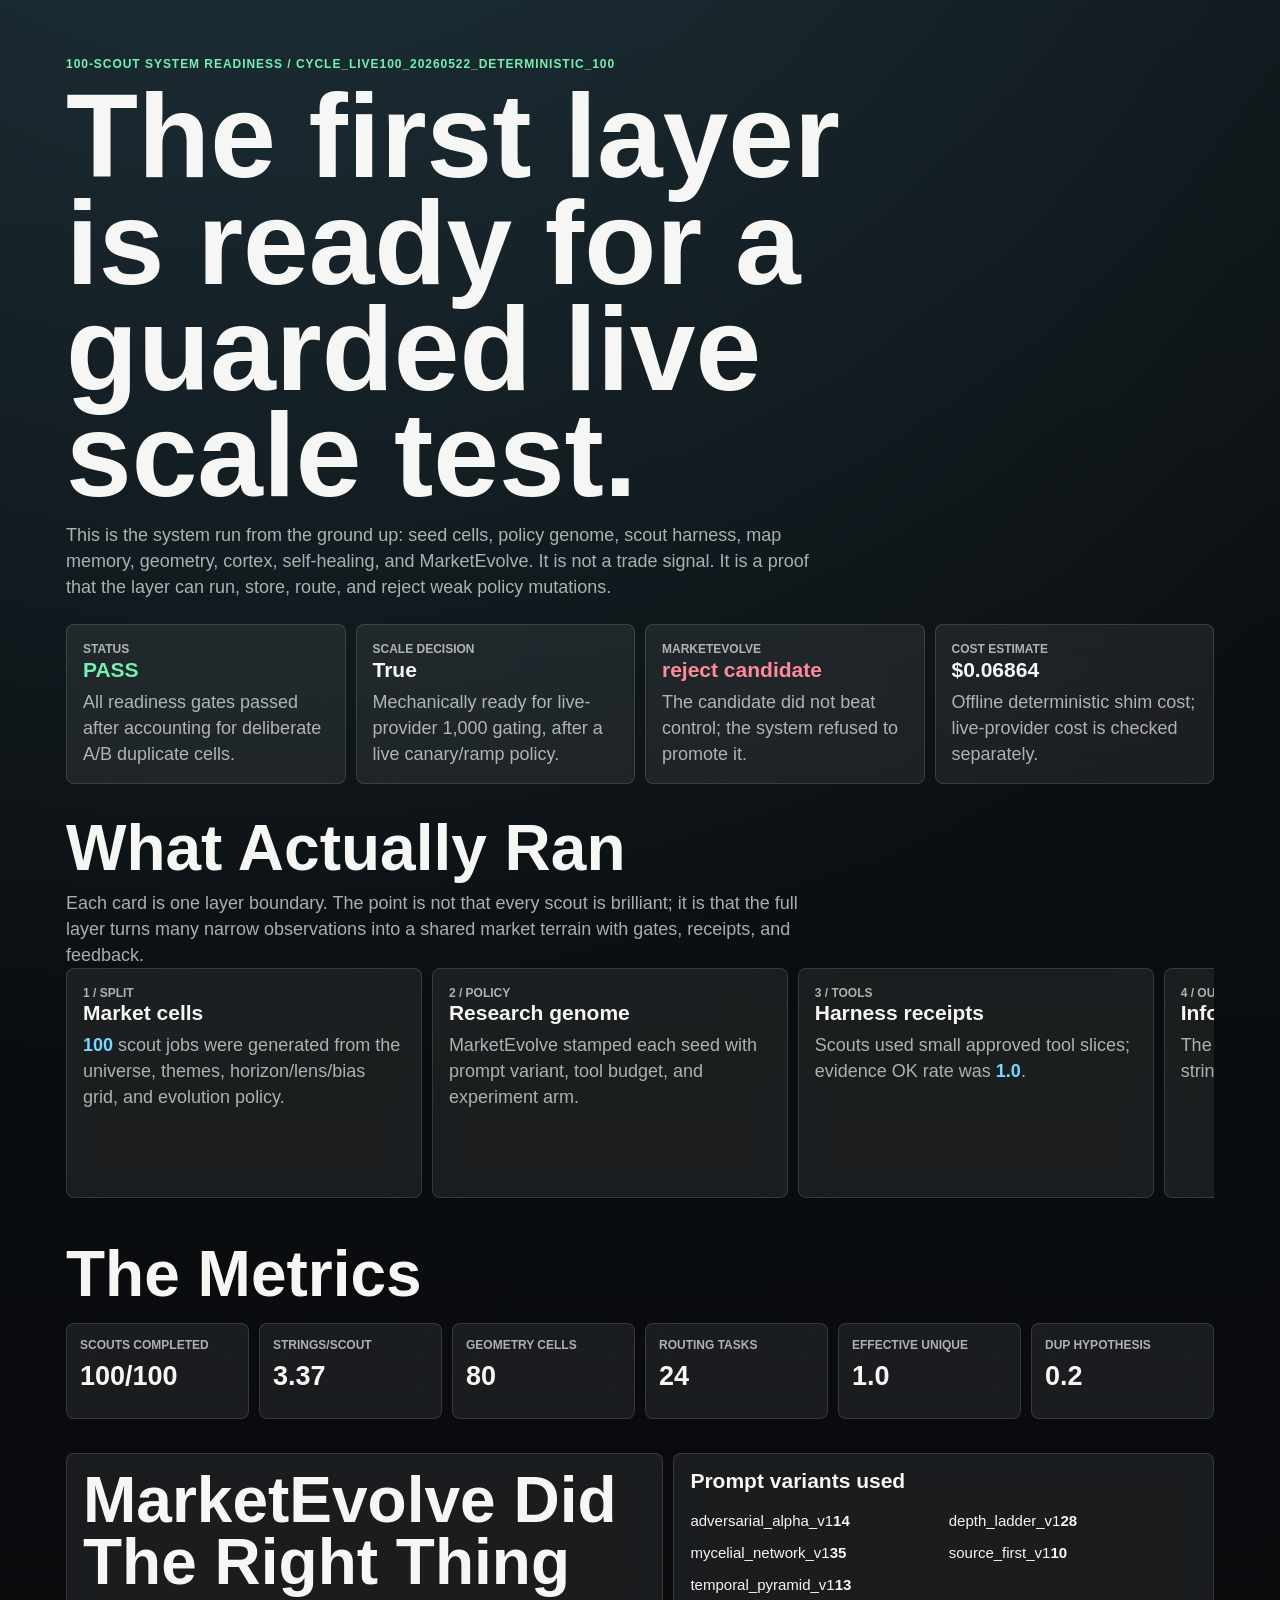
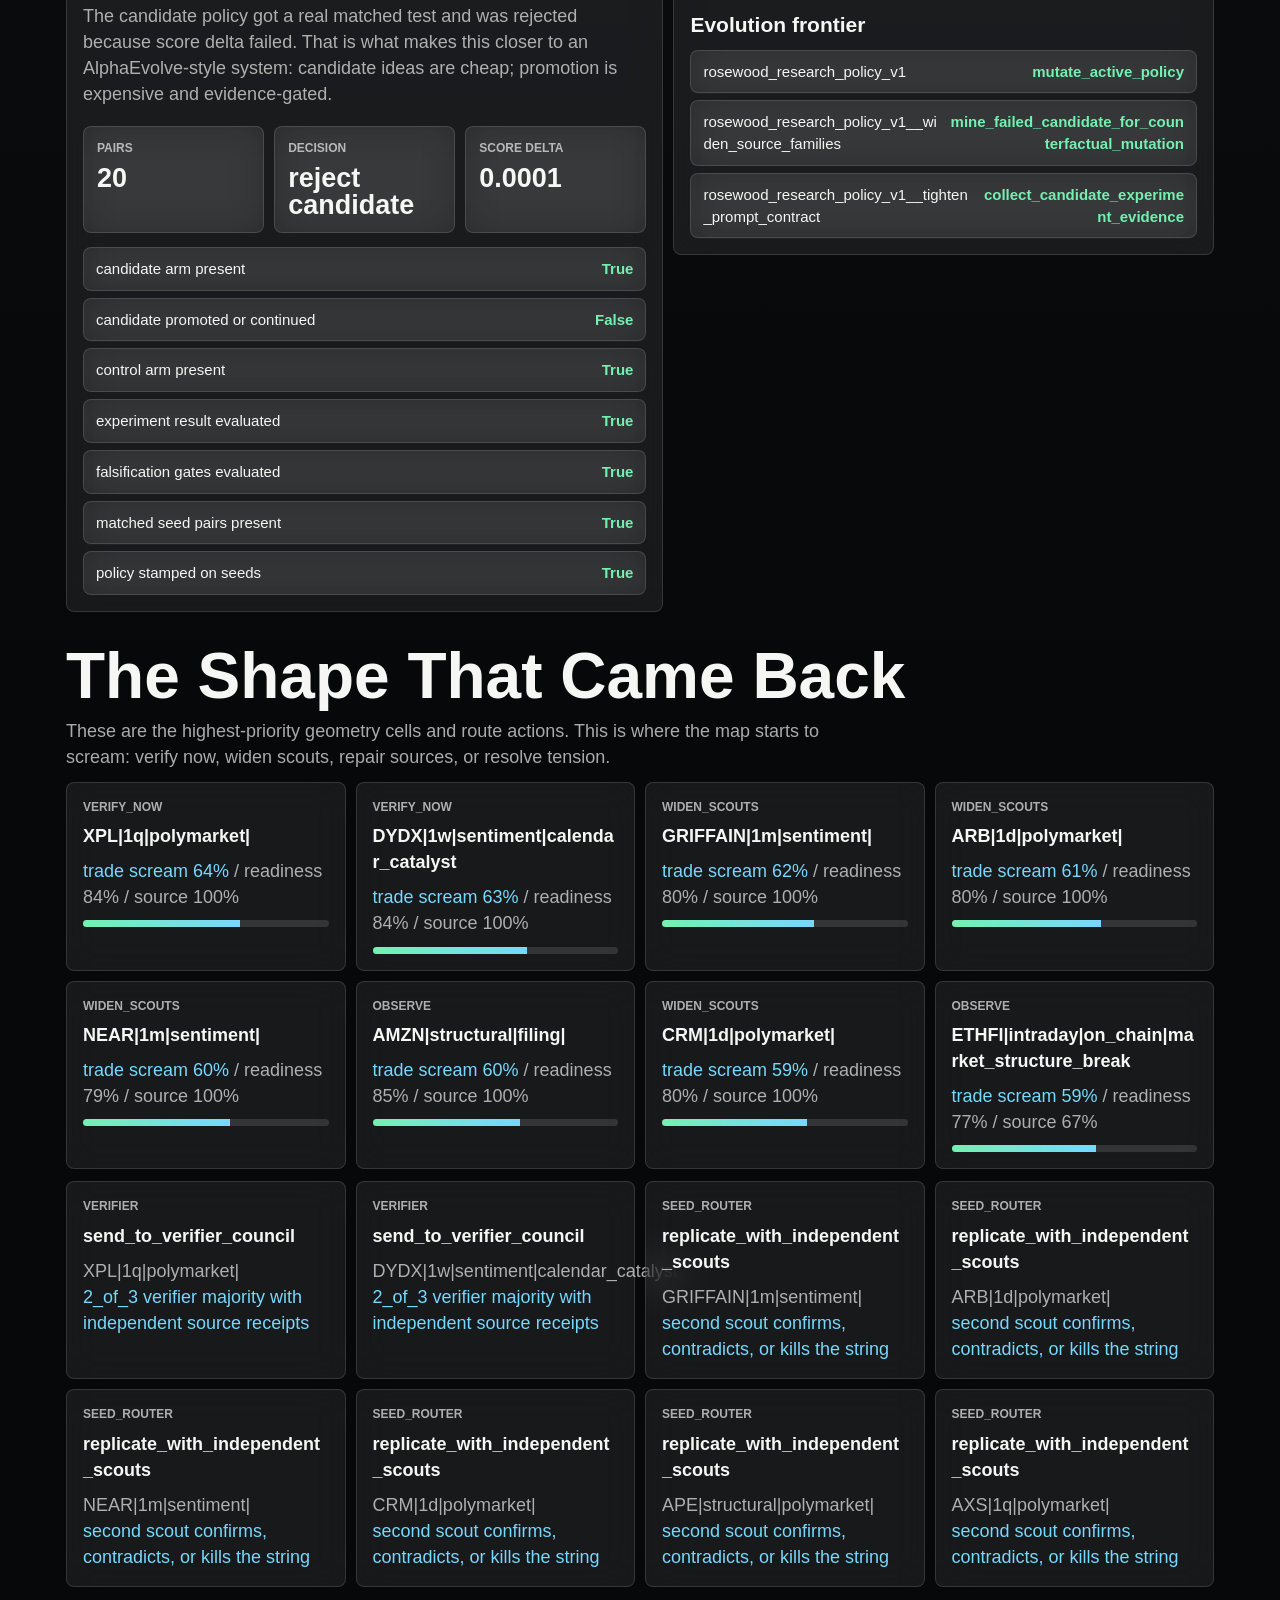
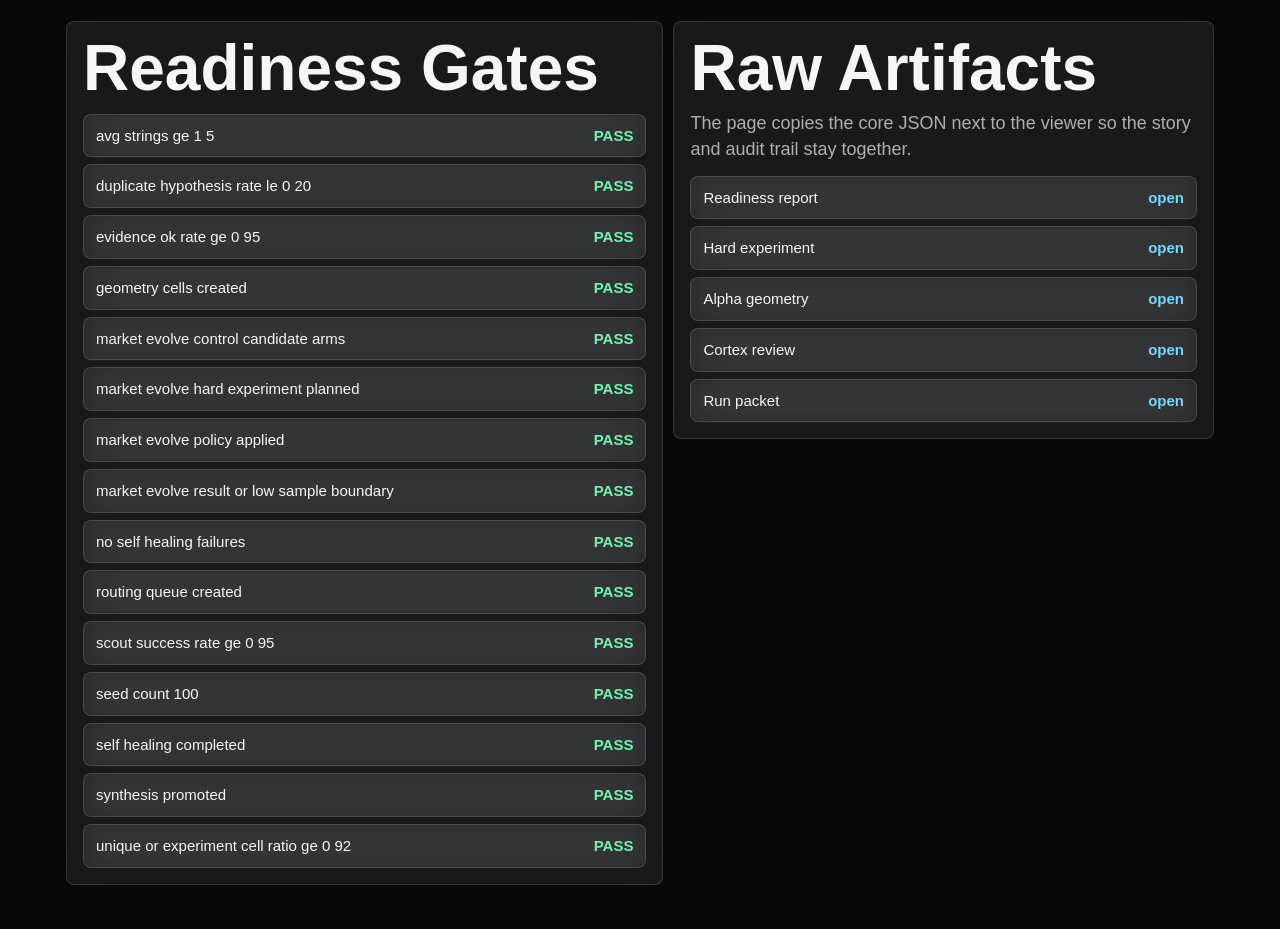
<file: docs/scout-system-test/index.html>
<!doctype html>
<html lang="en">
<head>
  <meta charset="utf-8" />
  <meta name="viewport" content="width=device-width, initial-scale=1" />
  <link rel="icon" href="data:," />
  <title>Talis 100 Scout System Test</title>
  <style>
    :root {
      color-scheme: dark;
      --bg: #07080a;
      --panel: rgba(255,255,255,.072);
      --line: rgba(255,255,255,.13);
      --text: #f6f7f4;
      --muted: rgba(246,247,244,.68);
      --green: #74f1b1;
      --cyan: #75d8ff;
      --amber: #f5cb72;
      --rose: #ff8b9a;
    }
    * { box-sizing: border-box; }
    body {
      margin: 0;
      background:
        radial-gradient(circle at 20% -10%, rgba(117,216,255,.18), transparent 32%),
        linear-gradient(180deg, #0d1114 0%, var(--bg) 56%);
      color: var(--text);
      font: 15px/1.45 -apple-system, BlinkMacSystemFont, "SF Pro Display", "Inter", sans-serif;
      letter-spacing: 0;
      overflow-x: hidden;
    }
    main { width: min(1180px, 100%); margin: 0 auto; padding: 22px 16px 44px; }
    .hero { min-height: 74vh; display: grid; align-content: center; gap: 24px; }
    .eyebrow { color: var(--green); text-transform: uppercase; font-size: 12px; font-weight: 800; letter-spacing: .08em; }
    h1 { font-size: clamp(52px, 10vw, 118px); line-height: .9; margin: 10px 0 14px; max-width: 900px; }
    h2 { font-size: clamp(32px, 6vw, 64px); line-height: .96; margin: 0 0 10px; }
    h3 { font-size: 21px; line-height: 1.05; margin: 0 0 8px; }
    p { color: var(--muted); margin: 0; max-width: 760px; font-size: 18px; }
    .hero-grid, .metric-grid, .two, .cell-grid { display: grid; gap: 10px; }
    .hero-grid { grid-template-columns: repeat(4, minmax(0, 1fr)); }
    .metric-grid { grid-template-columns: repeat(6, minmax(0, 1fr)); margin-top: 18px; }
    .two { grid-template-columns: minmax(0, 1.05fr) minmax(0, .95fr); align-items: start; }
    .card, .metric, .panel, .cell, .gate-list li {
      background: var(--panel);
      border: 1px solid var(--line);
      border-radius: 8px;
      backdrop-filter: blur(18px);
    }
    .card, .panel, .cell { padding: 16px; min-width: 0; }
    .metric { padding: 13px; min-height: 96px; min-width: 0; overflow-wrap: anywhere; }
    .metric span, .card span, .cell span { display: block; color: var(--muted); font-size: 12px; font-weight: 750; text-transform: uppercase; }
    .metric strong { display: block; margin-top: 8px; font-size: 27px; line-height: 1; }
    section { margin-top: 34px; }
    .flow { display: flex; gap: 10px; overflow-x: auto; scroll-snap-type: x mandatory; padding-bottom: 12px; width: 100%; max-width: 100%; }
    .flow .card { scroll-snap-align: start; min-height: 230px; flex: 0 0 min(31%, 360px); }
    .flow b { color: var(--cyan); }
    .gate-list { list-style: none; margin: 14px 0 0; padding: 0; display: grid; gap: 7px; }
    .gate-list li { display: flex; justify-content: space-between; gap: 12px; padding: 10px 12px; }
    .gate-list li > * { min-width: 0; overflow-wrap: anywhere; }
    .gate-list b { color: var(--green); text-align: right; }
    .cell-grid { grid-template-columns: repeat(4, minmax(0, 1fr)); margin-top: 12px; }
    .cell strong { display: block; font-size: 18px; margin: 7px 0 9px; overflow-wrap: anywhere; }
    .cell em { color: var(--cyan); font-style: normal; }
    .bar { height: 7px; border-radius: 999px; background: rgba(255,255,255,.12); overflow: hidden; margin-top: 10px; }
    .bar i { display: block; height: 100%; background: linear-gradient(90deg, var(--green), var(--cyan)); }
    .status-pass { color: var(--green); }
    .status-warn { color: var(--amber); }
    .status-reject { color: var(--rose); }
    pre { white-space: pre-wrap; overflow-wrap: anywhere; background: rgba(0,0,0,.28); border: 1px solid var(--line); padding: 12px; border-radius: 8px; color: #dce8e6; max-height: 420px; overflow: auto; }
    a { color: var(--cyan); text-decoration: none; }
    @media (max-width: 860px) {
      main { padding: 18px 12px 38px; }
      .hero { min-height: 82vh; }
      .hero-grid, .metric-grid, .two, .cell-grid { grid-template-columns: 1fr; }
      .flow .card { flex-basis: 86%; }
      p { font-size: 17px; }
    }
  </style>
</head>
<body>
<main>
  <section class="hero">
    <div>
      <div class="eyebrow">100-scout system readiness / cycle_live100_20260522_deterministic_100</div>
      <h1>The first layer is ready for a guarded live scale test.</h1>
      <p>This is the system run from the ground up: seed cells, policy genome, scout harness, map memory, geometry, cortex, self-healing, and MarketEvolve. It is not a trade signal. It is a proof that the layer can run, store, route, and reject weak policy mutations.</p>
    </div>
    <div class="hero-grid">
      <div class="card"><span>Status</span><h3 class="status-pass">PASS</h3><p>All readiness gates passed after accounting for deliberate A/B duplicate cells.</p></div>
      <div class="card"><span>Scale decision</span><h3>True</h3><p>Mechanically ready for live-provider 1,000 gating, after a live canary/ramp policy.</p></div>
      <div class="card"><span>MarketEvolve</span><h3 class="status-reject">reject candidate</h3><p>The candidate did not beat control; the system refused to promote it.</p></div>
      <div class="card"><span>Cost estimate</span><h3>$0.06864</h3><p>Offline deterministic shim cost; live-provider cost is checked separately.</p></div>
    </div>
  </section>

  <section>
    <h2>What Actually Ran</h2>
    <p>Each card is one layer boundary. The point is not that every scout is brilliant; it is that the full layer turns many narrow observations into a shared market terrain with gates, receipts, and feedback.</p>
    <div class="flow">
      <div class="card"><span>1 / split</span><h3>Market cells</h3><p><b>100</b> scout jobs were generated from the universe, themes, horizon/lens/bias grid, and evolution policy.</p></div>
      <div class="card"><span>2 / policy</span><h3>Research genome</h3><p>MarketEvolve stamped each seed with prompt variant, tool budget, and experiment arm.</p></div>
      <div class="card"><span>3 / tools</span><h3>Harness receipts</h3><p>Scouts used small approved tool slices; evidence OK rate was <b>1.0</b>.</p></div>
      <div class="card"><span>4 / outputs</span><h3>Information strings</h3><p>The swarm produced <b>337</b> causal strings, not just raw hypotheses.</p></div>
      <div class="card"><span>5 / map</span><h3>Geometry</h3><p>The map formed <b>80</b> cells and emitted <b>24</b> next-route tasks.</p></div>
      <div class="card"><span>6 / repair</span><h3>Self-healing</h3><p><b>6</b> repair tasks completed; <b>0</b> failed.</p></div>
      <div class="card"><span>7 / evolve</span><h3>Hard experiment</h3><p><b>50</b> control and <b>50</b> candidate applications were scored.</p></div>
    </div>
  </section>

  <section>
    <h2>The Metrics</h2>
    <div class="metric-grid">
      <div class="metric"><span>Scouts completed</span><strong>100/100</strong></div>
      <div class="metric"><span>Strings/scout</span><strong>3.37</strong></div>
      <div class="metric"><span>Geometry cells</span><strong>80</strong></div>
      <div class="metric"><span>Routing tasks</span><strong>24</strong></div>
      <div class="metric"><span>Effective unique</span><strong>1.0</strong></div>
      <div class="metric"><span>Dup hypothesis</span><strong>0.2</strong></div>
    </div>
  </section>

  <section class="two">
    <div class="panel">
      <h2>MarketEvolve Did The Right Thing</h2>
      <p>The candidate policy got a real matched test and was rejected because score delta failed. That is what makes this closer to an AlphaEvolve-style system: candidate ideas are cheap; promotion is expensive and evidence-gated.</p>
      <div class="metric-grid" style="grid-template-columns: repeat(3, 1fr);">
        <div class="metric"><span>Pairs</span><strong>20</strong></div>
        <div class="metric"><span>Decision</span><strong>reject candidate</strong></div>
        <div class="metric"><span>Score delta</span><strong>0.0001</strong></div>
      </div>
      <ul class="gate-list"><li><span>candidate arm present</span><b>True</b></li><li><span>candidate promoted or continued</span><b>False</b></li><li><span>control arm present</span><b>True</b></li><li><span>experiment result evaluated</span><b>True</b></li><li><span>falsification gates evaluated</span><b>True</b></li><li><span>matched seed pairs present</span><b>True</b></li><li><span>policy stamped on seeds</span><b>True</b></li></ul>
    </div>
    <div class="panel">
      <h3>Prompt variants used</h3>
      <div class="metric-grid" style="grid-template-columns: 1fr 1fr;"><div><span>adversarial_alpha_v1</span><strong>14</strong></div><div><span>depth_ladder_v1</span><strong>28</strong></div><div><span>mycelial_network_v1</span><strong>35</strong></div><div><span>source_first_v1</span><strong>10</strong></div><div><span>temporal_pyramid_v1</span><strong>13</strong></div></div>
      <h3 style="margin-top:18px;">Evolution frontier</h3>
      <ul class="gate-list"><li><span>rosewood_research_policy_v1</span><b>mutate_active_policy</b></li><li><span>rosewood_research_policy_v1__widen_source_families</span><b>mine_failed_candidate_for_counterfactual_mutation</b></li><li><span>rosewood_research_policy_v1__tighten_prompt_contract</span><b>collect_candidate_experiment_evidence</b></li></ul>
    </div>
  </section>

  <section>
    <h2>The Shape That Came Back</h2>
    <p>These are the highest-priority geometry cells and route actions. This is where the map starts to scream: verify now, widen scouts, repair sources, or resolve tension.</p>
    <div class="cell-grid"><div class="cell"><span>verify_now</span><strong>XPL|1q|polymarket|</strong><p><em>trade scream 64%</em> / readiness 84% / source 100%</p><div class="bar"><i style="width:64%"></i></div></div><div class="cell"><span>verify_now</span><strong>DYDX|1w|sentiment|calendar_catalyst</strong><p><em>trade scream 63%</em> / readiness 84% / source 100%</p><div class="bar"><i style="width:63%"></i></div></div><div class="cell"><span>widen_scouts</span><strong>GRIFFAIN|1m|sentiment|</strong><p><em>trade scream 62%</em> / readiness 80% / source 100%</p><div class="bar"><i style="width:62%"></i></div></div><div class="cell"><span>widen_scouts</span><strong>ARB|1d|polymarket|</strong><p><em>trade scream 61%</em> / readiness 80% / source 100%</p><div class="bar"><i style="width:61%"></i></div></div><div class="cell"><span>widen_scouts</span><strong>NEAR|1m|sentiment|</strong><p><em>trade scream 60%</em> / readiness 79% / source 100%</p><div class="bar"><i style="width:60%"></i></div></div><div class="cell"><span>observe</span><strong>AMZN|structural|filing|</strong><p><em>trade scream 60%</em> / readiness 85% / source 100%</p><div class="bar"><i style="width:60%"></i></div></div><div class="cell"><span>widen_scouts</span><strong>CRM|1d|polymarket|</strong><p><em>trade scream 59%</em> / readiness 80% / source 100%</p><div class="bar"><i style="width:59%"></i></div></div><div class="cell"><span>observe</span><strong>ETHFI|intraday|on_chain|market_structure_break</strong><p><em>trade scream 59%</em> / readiness 77% / source 67%</p><div class="bar"><i style="width:59%"></i></div></div></div>
    <div class="cell-grid"><div class="cell"><span>verifier</span><strong>send_to_verifier_council</strong><p>XPL|1q|polymarket|</p><p><em>2_of_3 verifier majority with independent source receipts</em></p></div><div class="cell"><span>verifier</span><strong>send_to_verifier_council</strong><p>DYDX|1w|sentiment|calendar_catalyst</p><p><em>2_of_3 verifier majority with independent source receipts</em></p></div><div class="cell"><span>seed_router</span><strong>replicate_with_independent_scouts</strong><p>GRIFFAIN|1m|sentiment|</p><p><em>second scout confirms, contradicts, or kills the string</em></p></div><div class="cell"><span>seed_router</span><strong>replicate_with_independent_scouts</strong><p>ARB|1d|polymarket|</p><p><em>second scout confirms, contradicts, or kills the string</em></p></div><div class="cell"><span>seed_router</span><strong>replicate_with_independent_scouts</strong><p>NEAR|1m|sentiment|</p><p><em>second scout confirms, contradicts, or kills the string</em></p></div><div class="cell"><span>seed_router</span><strong>replicate_with_independent_scouts</strong><p>CRM|1d|polymarket|</p><p><em>second scout confirms, contradicts, or kills the string</em></p></div><div class="cell"><span>seed_router</span><strong>replicate_with_independent_scouts</strong><p>APE|structural|polymarket|</p><p><em>second scout confirms, contradicts, or kills the string</em></p></div><div class="cell"><span>seed_router</span><strong>replicate_with_independent_scouts</strong><p>AXS|1q|polymarket|</p><p><em>second scout confirms, contradicts, or kills the string</em></p></div></div>
  </section>

  <section class="two">
    <div class="panel">
      <h2>Readiness Gates</h2>
      <ul class="gate-list"><li><span>avg strings ge 1 5</span><b>PASS</b></li><li><span>duplicate hypothesis rate le 0 20</span><b>PASS</b></li><li><span>evidence ok rate ge 0 95</span><b>PASS</b></li><li><span>geometry cells created</span><b>PASS</b></li><li><span>market evolve control candidate arms</span><b>PASS</b></li><li><span>market evolve hard experiment planned</span><b>PASS</b></li><li><span>market evolve policy applied</span><b>PASS</b></li><li><span>market evolve result or low sample boundary</span><b>PASS</b></li><li><span>no self healing failures</span><b>PASS</b></li><li><span>routing queue created</span><b>PASS</b></li><li><span>scout success rate ge 0 95</span><b>PASS</b></li><li><span>seed count 100</span><b>PASS</b></li><li><span>self healing completed</span><b>PASS</b></li><li><span>synthesis promoted</span><b>PASS</b></li><li><span>unique or experiment cell ratio ge 0 92</span><b>PASS</b></li></ul>
    </div>
    <div class="panel">
      <h2>Raw Artifacts</h2>
      <p>The page copies the core JSON next to the viewer so the story and audit trail stay together.</p>
      <ul class="gate-list">
        <li><span>Readiness report</span><b><a href="100_scout_readiness_report.json">open</a></b></li>
        <li><span>Hard experiment</span><b><a href="market_evolve_hard_experiment.json">open</a></b></li>
        <li><span>Alpha geometry</span><b><a href="alpha_geometry.json">open</a></b></li>
        <li><span>Cortex review</span><b><a href="alpha_geometry_cortex_review.json">open</a></b></li>
        <li><span>Run packet</span><b><a href="run.json">open</a></b></li>
      </ul>
    </div>
  </section>
</main>
</body>
</html>
</file>
